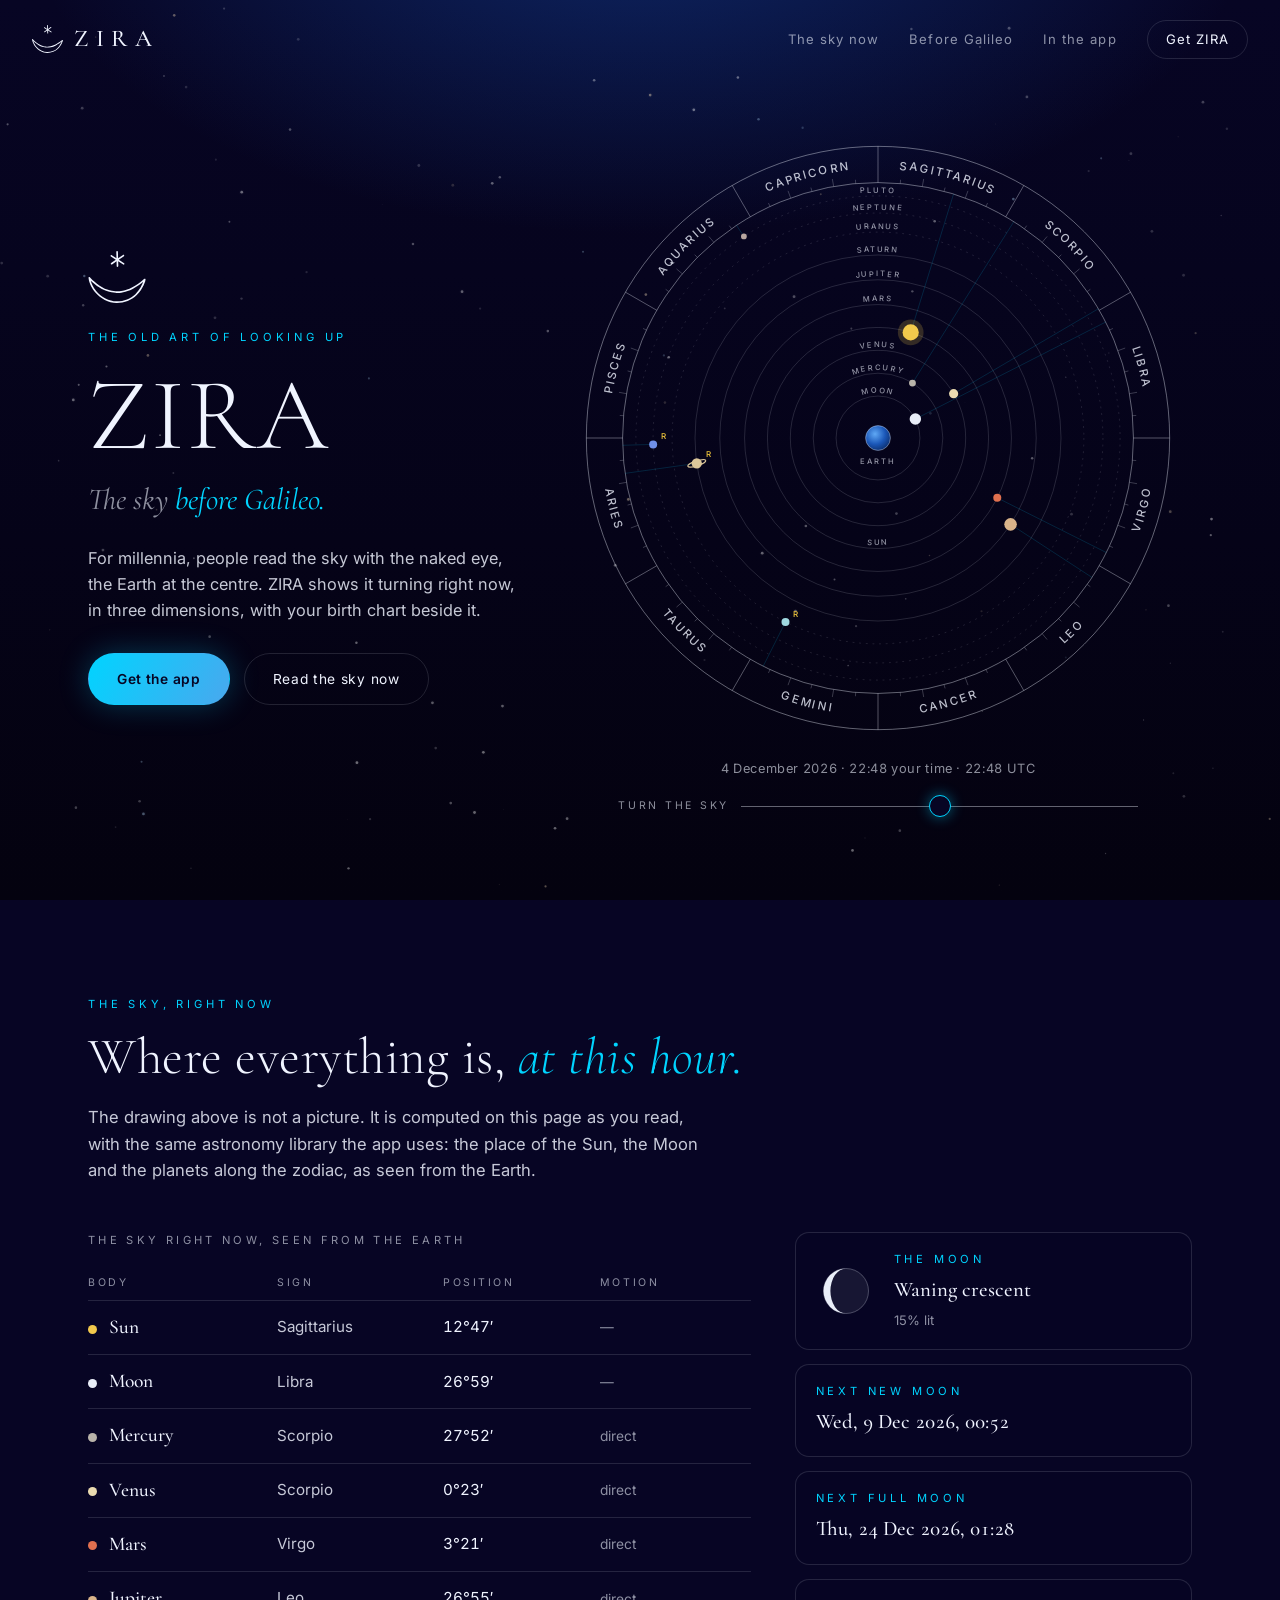
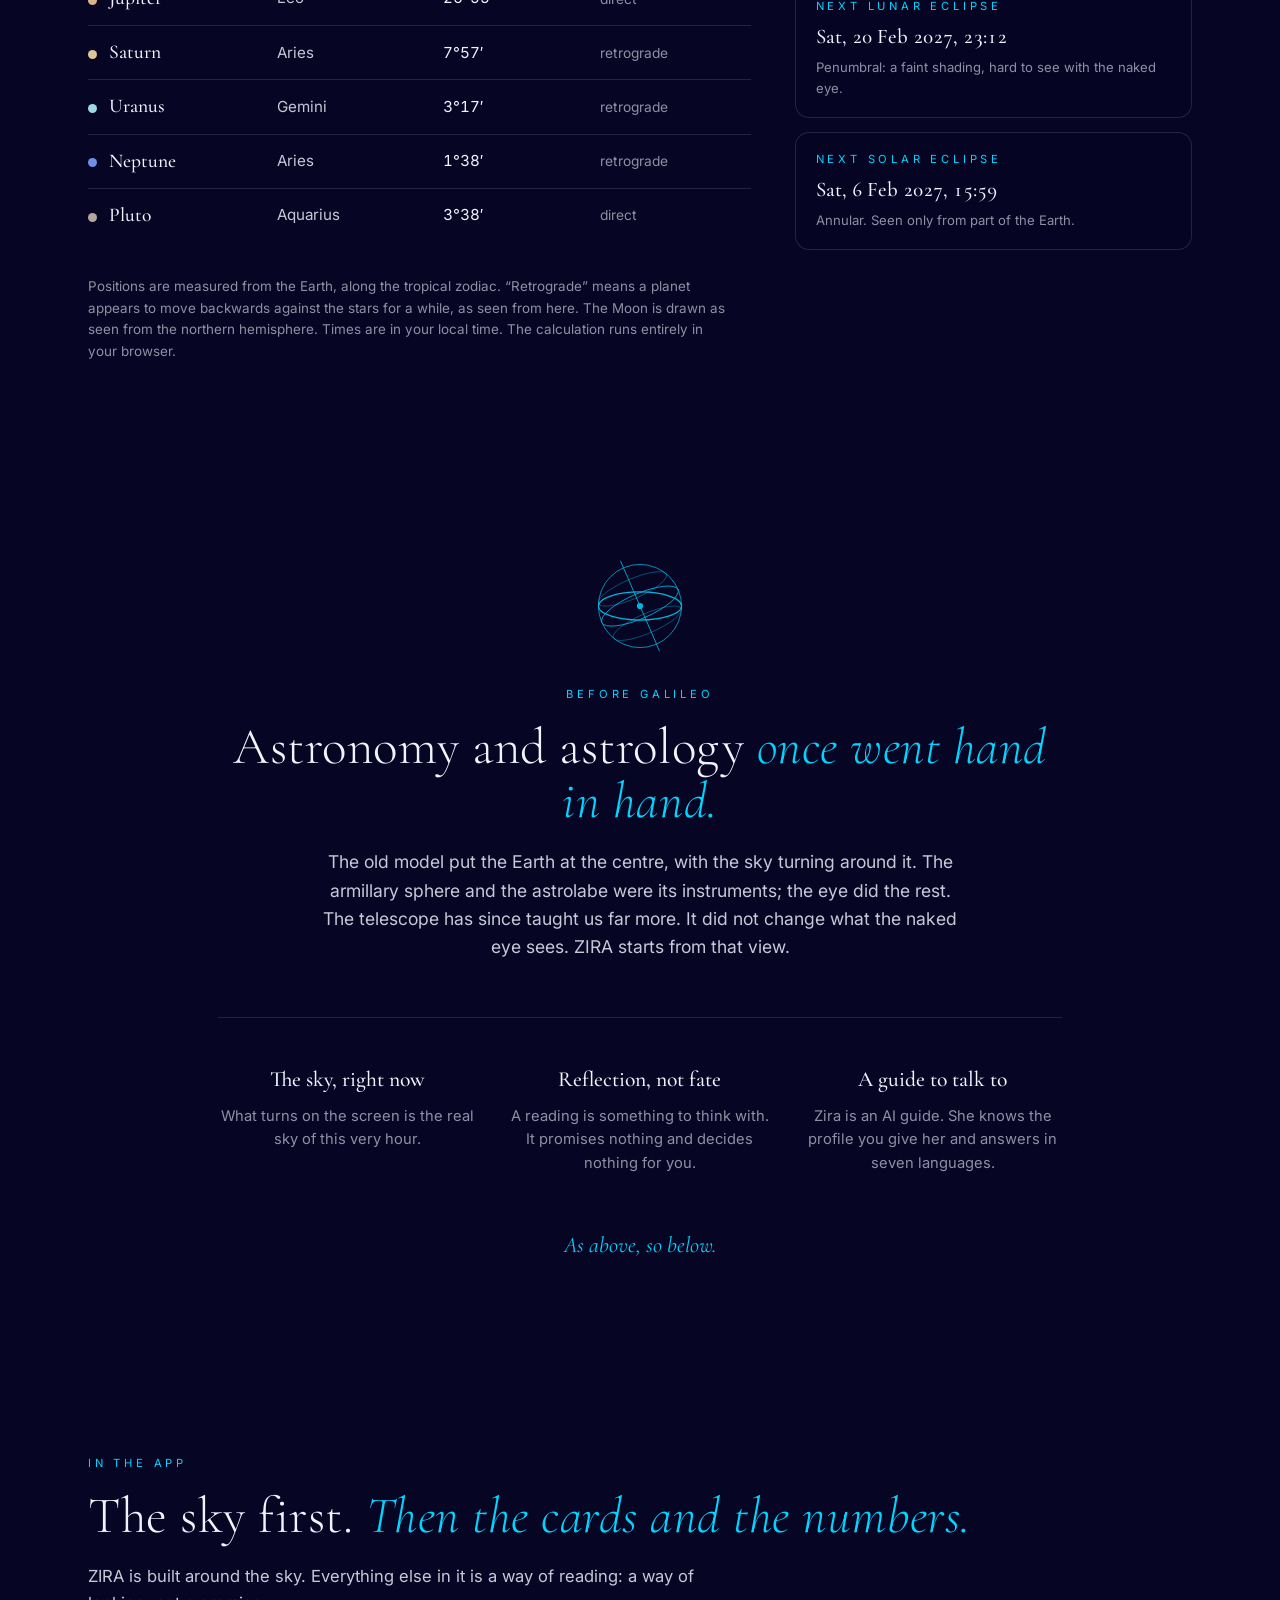
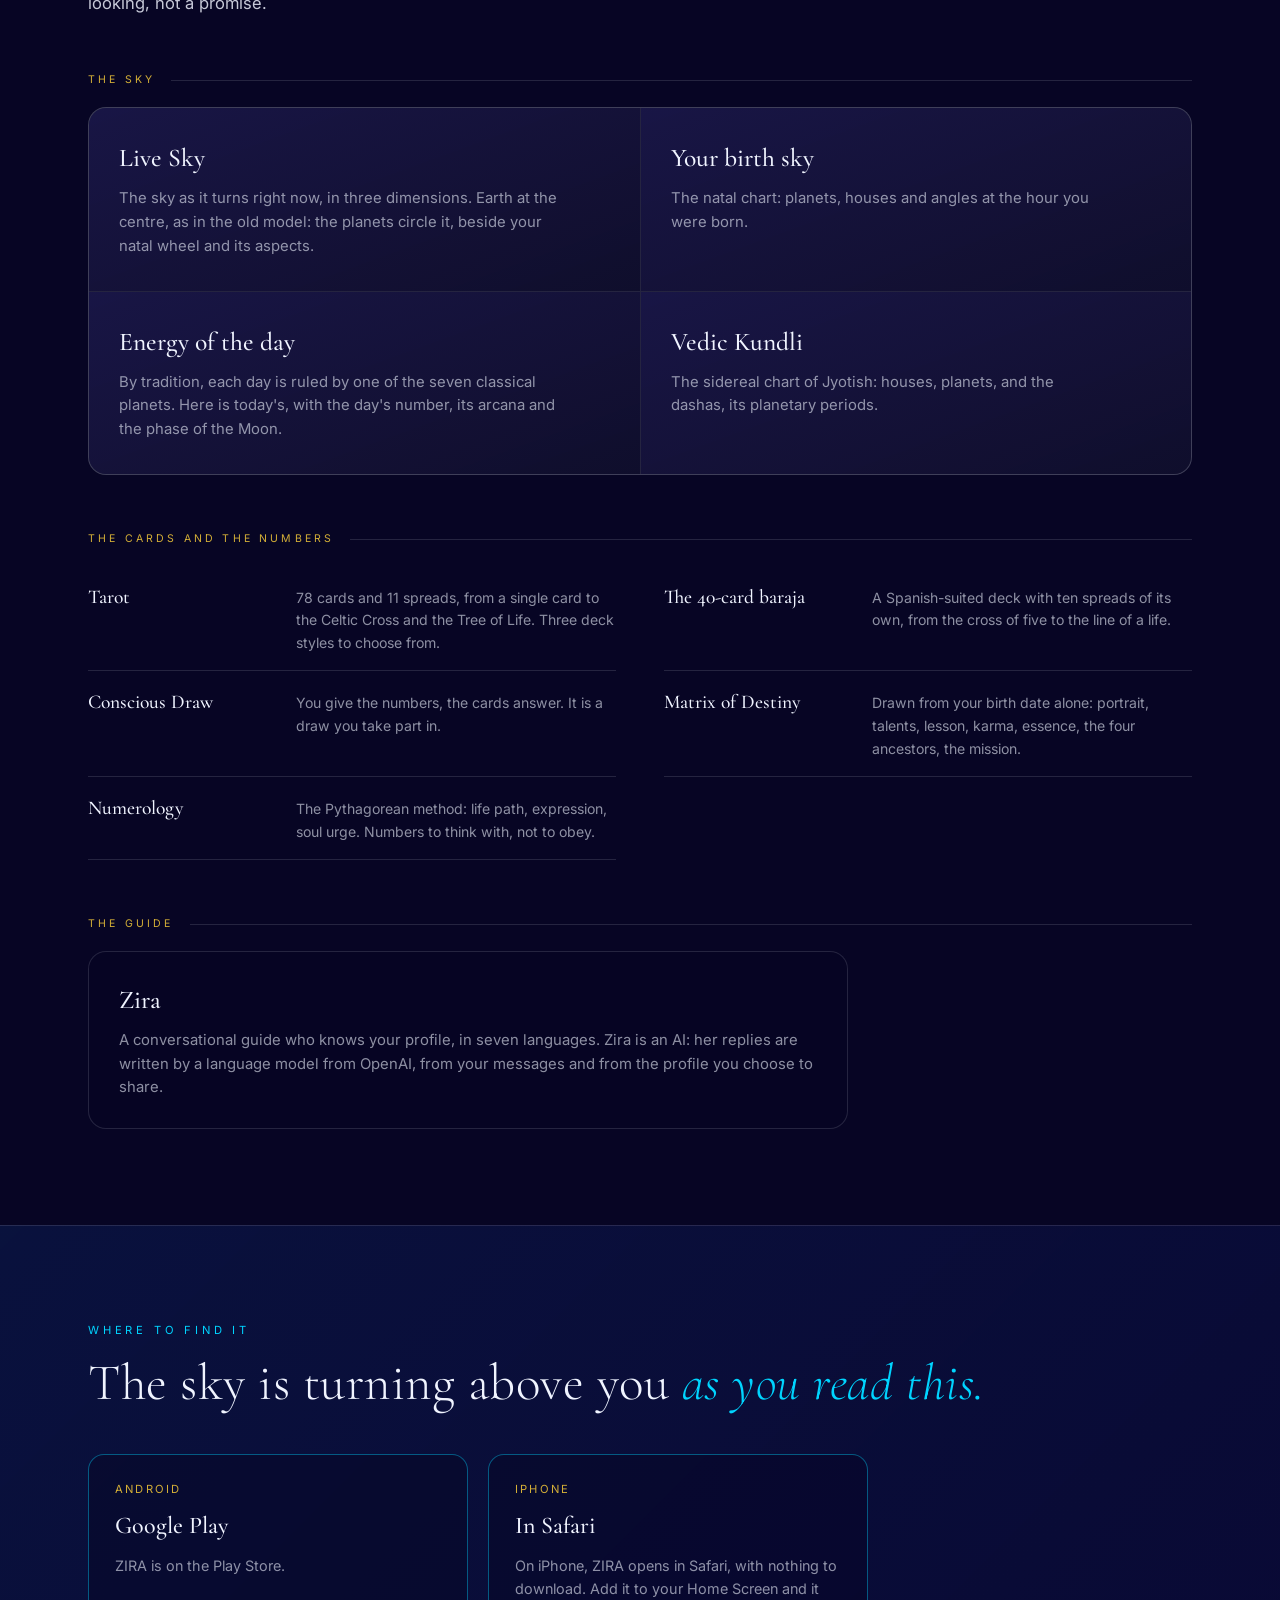
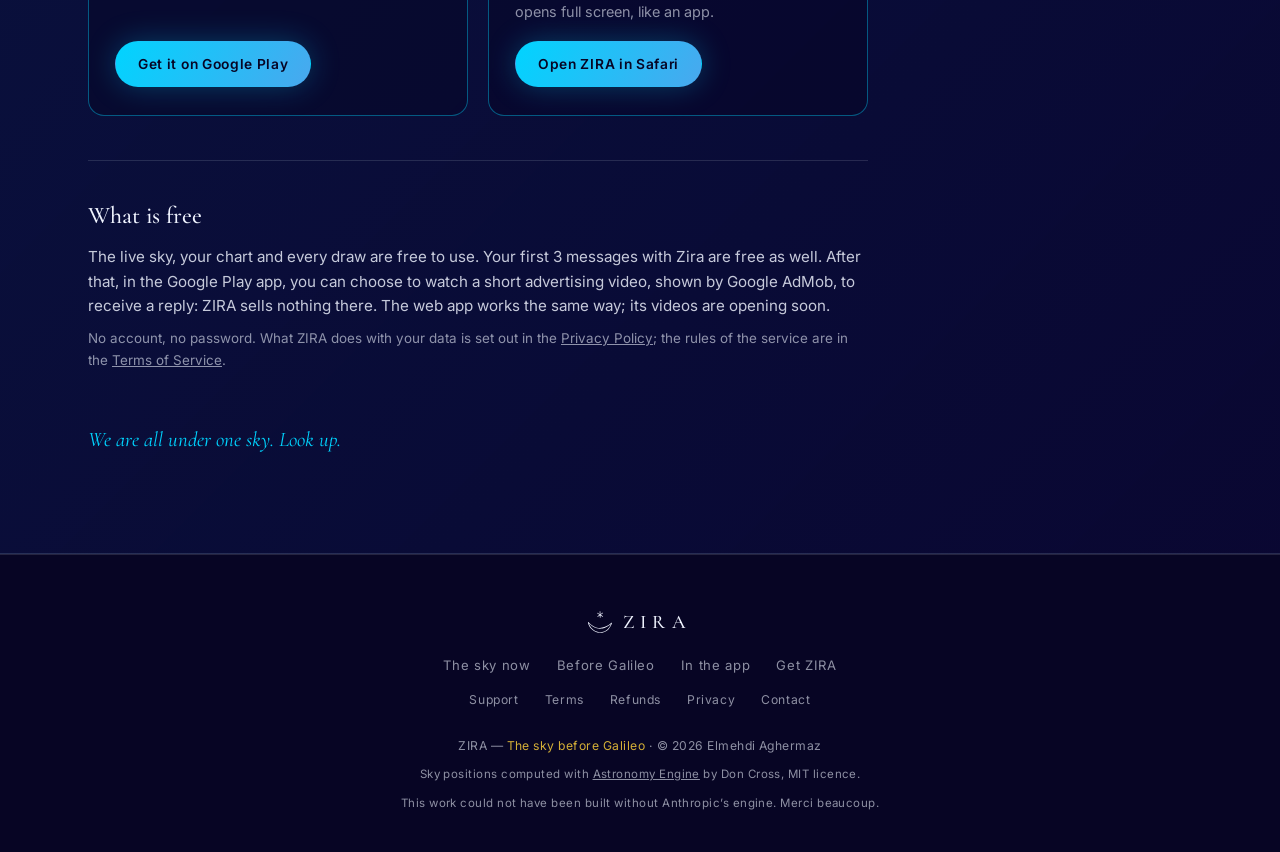
<file: index.html>
<!DOCTYPE html>
<html lang="en">
<head>
<meta charset="UTF-8">
<meta name="viewport" content="width=device-width, initial-scale=1.0">
<meta name="google-adsense-account" content="ca-pub-2209145321987898">
<title>ZIRA — The sky before Galileo</title>
<meta name="description" content="ZIRA shows the sky as it turns right now: the Sun, the Moon and the planets around the Earth, in three dimensions, with your birth chart beside it.">
<meta property="og:title" content="ZIRA — The sky before Galileo">
<meta property="og:description" content="People read the sky with the naked eye for millennia. ZIRA shows it turning right now, with your birth chart beside it.">
<meta property="og:type" content="website">
<meta property="og:url" content="https://tryzira.com/">

<!-- L'image de partage doit etre une URL ABSOLUE et matricielle : aucun
     moissonneur social ne suit un data-URI ni un chemin relatif. Le ?v=2
     date du changement de devise : les reseaux gardent l'image en cache par
     adresse. -->
<meta property="og:image" content="https://tryzira.com/og-image.png?v=2">
<meta property="og:image:width" content="1200">
<meta property="og:image:height" content="630">
<meta property="og:image:alt" content="The ZIRA mark under a night sky — The sky before Galileo.">
<meta name="twitter:card" content="summary_large_image">

<!-- La favicone porte le CROISSANT SEUL, pas le sigle entier : sous ~26 px
     l'etoile se reduit a une poussiere. Le sigle entier reste sur l'icone
     Apple, qui fait 180. -->
<link rel="icon" href="/favicon.svg" type="image/svg+xml">
<link rel="icon" href="/favicon.png" sizes="48x48" type="image/png">
<link rel="apple-touch-icon" href="/apple-touch-icon.png">
<meta name="theme-color" content="#070524">
<link rel="preconnect" href="https://fonts.googleapis.com">
<link rel="preconnect" href="https://fonts.gstatic.com" crossorigin>
<link href="https://fonts.googleapis.com/css2?family=Cormorant+Garamond:ital,wght@0,300;0,500;1,300;1,400&family=Inter:wght@400;500;600&display=swap" rel="stylesheet">
<!--
  RECONSTRUITE LE 2026-10-11 — « ZIRA : The sky before Galileo » (owner).
  Premiere pierre de la nouvelle identite, celle qu'on presente a Apple.

  CE QUE LA PAGE EST. Elle ne MONTRE plus l'app par des captures : elle
  montre le CIEL. L'ouverture est un instrument vivant — la Terre au centre,
  le Soleil, la Lune et les planetes la ou ils sont a cette minute le long du
  zodiaque — calcule dans le navigateur par astronomy-engine, la bibliotheque
  de l'app (vendor/, licence MIT), et dessine par ciel.js. Dessous : le
  releve chiffre, la Lune, les prochaines lunaisons et eclipses.

  LES REGLES, a relire avant toute retouche :
  1. Le ciel est le sujet. Les tirages et les nombres viennent apres, dits
     tels qu'ils sont ; le guide Zira vient en dernier et il est dit IA.
     Rien n'est cache : les regles d'Apple (2.3.1) interdisent autant de
     taire une fonction que d'en promettre une.
  2. La page ne dit que ce que l'app fait AUJOURD'HUI, et aucun prix : plus
     rien ne se vend hors des stores (l'ancien bloc de prix en euros
     annoncait un achat qui n'existait nulle part).
  3. « Avant Galilee » est un heritage, jamais un refus de la science :
     aucune date, aucun « premier », aucun compte de planetes.
  4. Plus aucune identite de terroir : ni origine du nom, ni ecriture, ni
     region. Les mentions LEGALES du pays restent dans terms/ et privacy/.
  5. Ce que la page ne peut pas savoir, elle ne le dit pas : lever, coucher,
     « au-dessus de vous » dependent du lieu du visiteur.
  6. Aucune image : tout est dessine dans la page. Les signes et les astres
     sont ecrits en lettres — leurs glyphes deviennent des emojis de couleur
     sur les telephones.
  Le fond, Cormorant, le sigle et le ciel etoile sont la marque : ils restent.
-->
<style>
  :root{
    --midnight:#0F0B4A;
    --royal:#1447A5;
    --cyan:#00D4FF;
    --gold:#D4AF37;
    --offwhite:#F0F4FF;
    --deep:#070524;
    --ink:rgba(240,244,255,.82);
    --ink-soft:rgba(240,244,255,.58);
    --line:rgba(240,244,255,.13);
    --display:'Cormorant Garamond',Georgia,serif;
    --body:'Inter',system-ui,sans-serif;
  }
  *{margin:0;padding:0;box-sizing:border-box}
  html{scroll-behavior:smooth;scroll-padding-top:72px}
  body{font-family:var(--body);background:var(--deep);color:var(--ink);line-height:1.6;overflow-x:hidden;-webkit-font-smoothing:antialiased}
  a{color:inherit}
  :focus-visible{outline:2px solid var(--cyan);outline-offset:3px;border-radius:4px}
  .evitement{position:absolute;left:12px;top:-60px;z-index:100;background:var(--offwhite);color:var(--deep);padding:10px 16px;border-radius:8px;font-size:.86rem;text-decoration:none}
  .evitement:focus{top:12px}

  .sky{position:fixed;inset:0;z-index:-2;
    background:
      radial-gradient(ellipse 80% 60% at 50% -10%, rgba(20,71,165,.5), transparent 60%),
      linear-gradient(180deg, var(--deep), #050318 60%, #04020f);}
  #skyfield{position:fixed;inset:0;z-index:-1;pointer-events:none;width:100%;height:100%}

  .wrap{max-width:1160px;margin:0 auto;padding:0 28px;position:relative}
  .mark{display:inline-block;vertical-align:middle;width:31px;height:28px;color:var(--offwhite)}

  /* ── Menu ── */
  nav{position:fixed;top:0;left:0;right:0;z-index:50;display:flex;justify-content:space-between;align-items:center;
    padding:20px 32px;transition:padding .4s ease, background .4s ease}
  nav.scrolled{padding:12px 32px;background:rgba(5,3,24,.78);-webkit-backdrop-filter:blur(14px);backdrop-filter:blur(14px);border-bottom:1px solid var(--line)}
  .logo{font-family:var(--display);font-size:1.5rem;letter-spacing:.32em;font-weight:500;color:var(--offwhite);
    text-decoration:none;display:flex;align-items:center;gap:11px}
  .navlinks{display:flex;gap:30px;align-items:center}
  .navlinks a{color:var(--ink-soft);text-decoration:none;font-size:.82rem;letter-spacing:.08em;white-space:nowrap;transition:color .3s}
  .navlinks a:hover{color:var(--cyan)}
  .nav-cta{border:1px solid var(--line);padding:8px 18px;border-radius:40px;color:var(--offwhite)!important}
  .nav-cta:hover{border-color:var(--cyan)}
  .burger{display:none;background:none;border:0;color:var(--offwhite);font-size:1.4rem;cursor:pointer;padding:10px 12px}

  /* ── Ouverture : la devise a gauche, l'instrument a droite ── */
  .hero{max-width:1160px;margin:0 auto;min-height:100vh;min-height:100svh;padding:104px 28px 48px;
    display:grid;grid-template-columns:minmax(0,.82fr) minmax(0,1.18fr);gap:40px;align-items:center}
  .hero-texte{display:flex;flex-direction:column;align-items:flex-start}
  .sigil{display:block;width:58px;height:52px;color:var(--offwhite);margin-bottom:26px}
  .eyebrow,.kicker,.etiquette{font-size:.7rem;letter-spacing:.34em;text-transform:uppercase;color:var(--cyan)}
  .eyebrow{margin-bottom:20px}
  h1{font-family:var(--display);font-weight:300;font-size:clamp(3.6rem,8vw,6.4rem);line-height:.95;letter-spacing:.02em;color:var(--offwhite)}
  .tagline{font-family:var(--display);font-style:italic;font-size:clamp(1.3rem,2.6vw,1.9rem);color:var(--ink-soft);margin:12px 0 20px}
  .tagline em{color:var(--cyan)}
  .sub{max-width:460px;font-size:1.02rem;margin-bottom:30px}
  .cta-row{display:flex;gap:14px;flex-wrap:wrap}
  .btn{padding:14px 28px;border-radius:44px;font-size:.86rem;letter-spacing:.05em;text-decoration:none;
    transition:transform .3s, box-shadow .3s, border-color .3s, background .3s;border:1px solid transparent;display:inline-flex;align-items:center;gap:10px}
  .btn-primary{background:linear-gradient(120deg,var(--cyan),#49A8EE);color:var(--deep);font-weight:600;box-shadow:0 0 30px rgba(0,212,255,.26)}
  .btn-primary:hover{transform:translateY(-2px);box-shadow:0 8px 40px rgba(0,212,255,.45)}
  .btn-ghost{border-color:var(--line);color:var(--offwhite)}
  .btn-ghost:hover{border-color:var(--cyan);background:rgba(0,212,255,.06)}

  /* ── L'instrument ── */
  .instrument{margin:0;min-width:0}
  .instrument svg{display:block;width:100%;height:auto;max-width:610px;margin:0 auto;overflow:visible}
  .i-orbe{fill:none;stroke:rgba(240,244,255,.15);stroke-width:1}
  .i-orbe.tard{stroke:rgba(240,244,255,.13);stroke-dasharray:2 5}
  .i-bande{fill:none;stroke:rgba(240,244,255,.42);stroke-width:1}
  .i-div{stroke:rgba(240,244,255,.36);stroke-width:1}
  .i-tic{stroke:rgba(240,244,255,.24);stroke-width:1}
  .i-signe{font:500 12px var(--body);letter-spacing:.2em;fill:rgba(240,244,255,.78)}
  .i-nom{font:500 8px var(--body);letter-spacing:.24em;fill:rgba(240,244,255,.6)}
  .i-centre{fill:rgba(240,244,255,.6)}
  .i-terre-bord{fill:none;stroke:rgba(240,244,255,.5);stroke-width:.8}
  .i-rayon{stroke:rgba(0,212,255,.17);stroke-width:1}
  .i-halo{fill:none;stroke:var(--cyan);stroke-width:1.2;opacity:0;transition:opacity .25s}
  .i-retro{font:600 8.5px var(--body);fill:var(--gold)}
  .astre.actif .i-halo{opacity:.95}
  .astre.actif .i-rayon{stroke:rgba(0,212,255,.75)}
  svg.etroit .i-signe{font-size:19px;letter-spacing:.1em}
  svg.etroit .i-noms{display:none}
  svg.etroit .i-retro{font-size:14px}
  svg.etroit .i-centre{font-size:12px}
  .quand{font-size:.8rem;letter-spacing:.05em;color:var(--ink-soft);text-align:center;margin-top:16px;min-height:1.4em;font-variant-numeric:tabular-nums}
  .temps{display:none;align-items:center;gap:12px;max-width:520px;margin:10px auto 0}
  .ciel-vivant .temps{display:flex}
  .temps label{font-size:.66rem;letter-spacing:.26em;text-transform:uppercase;color:var(--ink-soft);white-space:nowrap}
  .temps input{flex:1;min-width:0;-webkit-appearance:none;appearance:none;height:34px;background:transparent;cursor:ew-resize}
  .temps input::-webkit-slider-runnable-track{height:1px;background:rgba(240,244,255,.4)}
  .temps input::-moz-range-track{height:1px;background:rgba(240,244,255,.4)}
  .temps input::-webkit-slider-thumb{-webkit-appearance:none;width:22px;height:22px;border-radius:50%;background:var(--deep);
    border:1.5px solid var(--cyan);margin-top:-11px;box-shadow:0 0 14px rgba(0,212,255,.45)}
  .temps input::-moz-range-thumb{width:20px;height:20px;border-radius:50%;background:var(--deep);border:1.5px solid var(--cyan)}
  .temps button{font:500 .7rem var(--body);letter-spacing:.14em;text-transform:uppercase;color:var(--offwhite);background:none;
    border:1px solid var(--line);border-radius:30px;padding:7px 14px;cursor:pointer}
  .temps button:hover{border-color:var(--cyan)}

  /* ── Sections ── */
  section{padding:96px 0;position:relative}
  .kicker{display:block;margin-bottom:16px}
  h2{font-family:var(--display);font-weight:300;font-size:clamp(2rem,4.4vw,3.2rem);line-height:1.06;color:var(--offwhite);margin-bottom:20px;letter-spacing:.01em}
  h2 em{font-style:italic;color:var(--cyan)}
  .lead{font-size:1.04rem;max-width:620px}
  .fine{font-size:.84rem;color:var(--ink-soft);max-width:640px;margin-top:26px}

  /* Le releve et l'almanach */
  .lecture{display:grid;grid-template-columns:minmax(0,1.25fr) minmax(0,.75fr);gap:44px;margin-top:48px;align-items:start}
  .releve{width:100%;border-collapse:collapse;font-size:.95rem}
  .releve caption{text-align:left;font-size:.7rem;letter-spacing:.3em;text-transform:uppercase;color:var(--ink-soft);padding-bottom:14px}
  .releve th,.releve td{text-align:left;padding:11px 10px 11px 0;border-top:1px solid var(--line);font-weight:400}
  .releve thead th{font-size:.66rem;letter-spacing:.24em;text-transform:uppercase;color:var(--ink-soft);border-top:0;padding-bottom:8px}
  .releve tbody th{font-family:var(--display);font-size:1.22rem;font-weight:500;color:var(--offwhite);white-space:nowrap}
  .releve tbody tr{transition:background .2s}
  .releve tbody tr.actif{background:rgba(0,212,255,.07)}
  .releve .chiffres{font-variant-numeric:tabular-nums;color:var(--offwhite)}
  .releve .retro{color:var(--gold)}
  /* La colonne « Motion » disparait sur un petit ecran : la marque R prend le relais. */
  .marque-retro{display:none;color:var(--gold);font-weight:600;text-decoration:none;margin-left:6px}
  .releve td:last-child{color:var(--ink-soft);font-size:.86rem}
  .pastille{display:inline-block;width:9px;height:9px;border-radius:50%;margin-right:12px;vertical-align:middle}
  /* Sans le calcul, les cartes n'auraient qu'un tiret a montrer. */
  .almanach{display:none;gap:14px}
  .ciel-vivant .almanach{display:grid}
  .carte{border:1px solid var(--line);border-radius:14px;padding:18px 20px;background:rgba(7,5,36,.45);display:flex;flex-direction:column;gap:4px}
  .carte strong{font-family:var(--display);font-size:1.3rem;font-weight:500;color:var(--offwhite);font-variant-numeric:tabular-nums}
  .carte .petit{font-size:.82rem;color:var(--ink-soft)}
  .carte.lune{flex-direction:row;align-items:center;gap:18px}
  .carte.lune > div{display:flex;flex-direction:column;gap:4px}
  .lune-ombre{fill:rgba(240,244,255,.07);stroke:rgba(240,244,255,.3);stroke-width:.6}
  .lune-claire{fill:#E9EEF8}

  /* L'histoire */
  .story .wrap{max-width:900px;text-align:center}
  .armille{display:block;width:104px;height:104px;margin:0 auto 28px;color:var(--cyan);opacity:.85;
    fill:none;stroke:currentColor;stroke-width:1.5;stroke-linecap:round}
  .story .recit{font-size:1.1rem;max-width:640px;margin:0 auto}
  .principes{display:grid;grid-template-columns:repeat(3,minmax(0,1fr));gap:34px;margin-top:56px;padding-top:44px;border-top:1px solid var(--line)}
  .principes h3{font-family:var(--display);font-size:1.35rem;color:var(--offwhite);margin-bottom:8px;font-weight:500}
  .principes p{font-size:.92rem;color:var(--ink-soft)}
  .signature{font-family:var(--display);font-style:italic;font-size:1.4rem;color:var(--cyan);margin-top:52px}

  /* Dans l'app : le ciel d'abord, en grand ; le reste ensuite, en liste */
  .rang{font-size:.66rem;letter-spacing:.3em;text-transform:uppercase;color:var(--gold);margin:56px 0 18px;display:flex;align-items:center;gap:16px}
  .rang::after{content:"";flex:1;height:1px;background:var(--line)}
  .du-ciel{display:grid;grid-template-columns:repeat(2,minmax(0,1fr));gap:1px;background:var(--line);border:1px solid var(--line);border-radius:18px;overflow:hidden}
  .du-ciel > div{background:linear-gradient(160deg,rgba(15,11,74,.55),rgba(7,5,36,.7));padding:30px 30px 32px}
  .du-ciel h3{font-family:var(--display);font-size:1.6rem;font-weight:500;color:var(--offwhite);margin-bottom:8px}
  .du-ciel p{font-size:.93rem;color:var(--ink-soft);max-width:440px}
  .des-arts{display:grid;grid-template-columns:repeat(2,minmax(0,1fr));gap:0 48px}
  .des-arts > div{display:grid;grid-template-columns:minmax(0,190px) minmax(0,1fr);gap:18px;padding:16px 0;border-bottom:1px solid var(--line);align-items:baseline}
  .des-arts dt{font-family:var(--display);font-size:1.22rem;font-weight:500;color:var(--offwhite)}
  .des-arts dd{font-size:.88rem;color:var(--ink-soft)}
  .le-guide{border:1px solid var(--line);border-radius:18px;padding:28px 30px;background:rgba(7,5,36,.45);max-width:760px}
  .le-guide h3{font-family:var(--display);font-size:1.6rem;font-weight:500;color:var(--offwhite);margin-bottom:8px}
  .le-guide p{font-size:.93rem;color:var(--ink-soft)}

  /* Ou le trouver */
  .band{background:linear-gradient(135deg,rgba(20,71,165,.2),rgba(15,11,74,.38));border-top:1px solid var(--line);border-bottom:1px solid var(--line)}
  .portes{display:grid;grid-template-columns:repeat(2,minmax(0,1fr));gap:20px;margin-top:44px;max-width:780px}
  .porte{border:1px solid var(--line);border-radius:16px;padding:26px 26px 28px;background:rgba(7,5,36,.45);display:flex;flex-direction:column;align-items:flex-start;gap:8px}
  .porte.ouverte{border-color:rgba(0,212,255,.4)}
  .porte .etiquette{color:var(--gold);letter-spacing:.2em}
  .porte h3{font-family:var(--display);font-size:1.5rem;color:var(--offwhite);font-weight:500}
  .porte p{font-size:.9rem;color:var(--ink-soft);flex:1}
  .porte .btn{margin-top:10px;padding:11px 22px}
  .etat{font-size:.72rem;letter-spacing:.14em;text-transform:uppercase;color:var(--ink-soft);border:1px solid var(--line);padding:6px 14px;border-radius:30px;margin-top:10px}
  .gratuit{margin-top:44px;padding-top:36px;border-top:1px solid var(--line);max-width:780px}
  .gratuit h3{font-family:var(--display);font-size:1.5rem;color:var(--offwhite);font-weight:500;margin-bottom:10px}
  .gratuit p{font-size:.95rem}
  .gratuit p + p{margin-top:10px;font-size:.84rem;color:var(--ink-soft)}
  .sky-line{font-family:var(--display);font-style:italic;font-size:1.3rem;color:var(--cyan);margin-top:52px}

  footer{border-top:1px solid var(--line);padding:52px 0 40px;text-align:center}
  footer .logo{font-size:1.2rem;display:inline-flex;margin:0 auto 18px;justify-content:center}
  footer .mark{width:24px;height:22px}
  .foot-links{display:flex;gap:10px 26px;justify-content:center;flex-wrap:wrap;margin-bottom:14px}
  .foot-links a{color:var(--ink-soft);text-decoration:none;font-size:.82rem;letter-spacing:.05em;transition:color .3s}
  .foot-links a:hover{color:var(--cyan)}
  .foot-links.legal{margin-bottom:26px}
  .foot-links.legal a{font-size:.76rem}
  .copy{font-size:.76rem;color:var(--ink-soft);letter-spacing:.04em}
  .copy .devise{color:var(--gold)}
  /* Lignes de credit : elles creditent, elles ne reclament pas le regard. */
  .thanks{font-size:.72rem;color:var(--ink-soft);letter-spacing:.04em;margin-top:10px}
  .thanks a{color:inherit}

  /* L'entree en scene de l'ouverture — rien d'autre ne depend d'une animation
     pour etre visible (une section restee a opacite 0 a deja laisse un vide
     sur les petits ecrans). */
  .monte{opacity:0;transform:translateY(18px);animation:rise .9s forwards}
  .d1{animation-delay:.1s}.d2{animation-delay:.2s}.d3{animation-delay:.3s}.d4{animation-delay:.4s}.d5{animation-delay:.5s}
  @keyframes rise{to{opacity:1;transform:translateY(0)}}

  @media(max-width:960px){
    .hero{grid-template-columns:1fr;min-height:0;padding:104px 24px 40px;gap:36px;text-align:center}
    .hero-texte{align-items:center}
    .sub{margin-left:auto;margin-right:auto}
    .cta-row{justify-content:center}
    .lecture{grid-template-columns:1fr}
    .almanach{grid-template-columns:repeat(2,minmax(0,1fr))}
    .carte.lune{grid-column:1/-1}
    .des-arts{grid-template-columns:1fr}
  }
  @media(max-width:720px){
    .navlinks{position:fixed;top:0;right:0;left:auto;height:100vh;height:100dvh;width:74%;max-width:320px;z-index:55;
      background:rgba(5,3,24,.97);-webkit-backdrop-filter:blur(20px);backdrop-filter:blur(20px);
      flex-direction:column;justify-content:center;gap:30px;transform:translateX(100%);visibility:hidden;
      transition:transform .4s,visibility 0s .4s;border-left:1px solid var(--line)}
    .navlinks.open{transform:none;visibility:visible;transition:transform .4s}
    .burger{display:block;z-index:60}
    nav,nav.scrolled{padding-left:20px;padding-right:20px}
    section{padding:72px 0}
    .wrap{padding:0 22px}
    .principes,.du-ciel,.portes{grid-template-columns:1fr}
    .principes{gap:26px}
    .des-arts > div{grid-template-columns:1fr;gap:4px}
    .temps{flex-wrap:wrap;justify-content:center}
    .temps input{flex:1 1 100%;order:3}
  }
  @media(max-width:480px){
    .almanach{grid-template-columns:1fr}
    .releve{font-size:.9rem}
    .releve th,.releve td{padding-right:6px}
    .releve tbody th{font-size:1.1rem}
    .releve thead th:nth-child(4),.releve tbody td:nth-child(4){display:none}
    .marque-retro{display:inline}
    .pastille{margin-right:8px}
  }
  @media (prefers-reduced-motion: reduce){
    html{scroll-behavior:auto}
    *,*::before,*::after{animation:none!important;transition:none!important}
    .monte{opacity:1;transform:none}
  }
</style>
</head>
<body>
<!-- Le sigle, declare UNE fois ; les <use> de la page y renvoient. -->
<svg width="0" height="0" style="position:absolute" aria-hidden="true" focusable="false">
  <symbol id="zira-mark" viewBox="-0.26 0.00 348.85 315.68">
    <path fill="currentColor" fill-rule="nonzero" d="M14.38 180.31C19.22 195.96 28.88 219.53 47.37 242.21C78.00 279.80 126.51 304.70 170.94 305.64C212.95 306.52 256.84 289.75 285.46 261.83C311.76 236.18 326.38 205.10 333.29 186.90C316.93 199.93 296.61 216.00 268.94 230.14C224.45 252.89 186.33 254.71 172.00 254.43C153.78 254.09 106.66 249.95 62.75 219.07C51.27 211.00 29.41 194.38 14.38 180.31ZM174.12 315.68C172.99 315.68 171.86 315.67 170.73 315.64C123.49 314.63 72.02 288.29 39.62 248.53C6.31 207.67 0.29 165.23 0.04 163.44C-0.26 161.14 1.05 158.93 3.22 158.10C5.39 157.28 7.84 158.05 9.14 159.97C17.22 171.92 49.34 197.42 68.50 210.89C110.16 240.18 154.89 244.11 172.19 244.44C185.76 244.69 221.91 242.95 264.39 221.24C291.58 207.34 311.66 191.35 327.79 178.50C332.18 175.01 336.33 171.70 340.21 168.78C341.90 167.50 344.22 167.43 345.98 168.60C347.75 169.77 348.59 171.92 348.07 173.98C347.52 176.18 334.13 228.32 292.45 268.99C262.75 297.96 217.69 315.68 174.12 315.68Z"/>
    <path fill="currentColor" fill-rule="nonzero" d="M217.17 74.13L184.86 53.27L215.91 32.02C218.19 30.46 218.77 27.35 217.21 25.07C215.66 22.79 212.54 22.21 210.26 23.77L180.59 44.07L179.53 4.86C179.45 2.15 177.23 0.00 174.53 0.00C174.49 0.00 174.44 0.00 174.39 0.00C171.63 0.08 169.46 2.38 169.53 5.14L170.59 44.05L142.17 25.70C139.85 24.20 136.76 24.87 135.26 27.19C133.76 29.51 134.43 32.60 136.75 34.10L166.80 53.51L137.93 73.26C135.65 74.82 135.07 77.93 136.63 80.21C137.60 81.63 139.16 82.39 140.76 82.39C141.73 82.39 142.71 82.11 143.58 81.52L171.10 62.69L171.90 92.02C171.97 94.73 174.19 96.88 176.89 96.88C176.94 96.88 176.98 96.88 177.03 96.88C179.79 96.80 181.97 94.50 181.89 91.74L181.10 62.74L211.75 82.53C212.59 83.07 213.53 83.33 214.46 83.33C216.10 83.33 217.70 82.52 218.66 81.04C220.16 78.72 219.49 75.63 217.17 74.13Z"/>
  </symbol>
</svg>

<a class="evitement" href="#contenu">Skip to content</a>
<div class="sky"></div>
<canvas id="skyfield" aria-hidden="true"></canvas>

<nav id="nav">
  <a href="#top" class="logo">
    <svg class="mark" role="img" aria-label="ZIRA"><use href="#zira-mark"/></svg>
    ZIRA
  </a>
  <div class="navlinks" id="menu">
    <a href="#sky">The sky now</a>
    <a href="#story">Before Galileo</a>
    <a href="#app">In the app</a>
    <a href="#get" class="nav-cta">Get ZIRA</a>
  </div>
  <button class="burger" id="burger" aria-label="Menu" aria-expanded="false" aria-controls="menu">☰</button>
</nav>

<main id="contenu">
<header class="hero" id="top">
  <div class="hero-texte">
    <svg class="sigil monte" viewBox="-0.26 0.00 348.85 315.68" aria-hidden="true"><use href="#zira-mark"/></svg>
    <span class="eyebrow monte d1">The old art of looking up</span>
    <h1 class="monte d2">ZIRA</h1>
    <p class="tagline monte d3">The sky <em>before Galileo.</em></p>
    <p class="sub monte d4">For millennia, people read the sky with the naked eye, the Earth at the centre. ZIRA shows it turning right now, in three dimensions, with your birth chart beside it.</p>
    <div class="cta-row monte d5">
      <!-- « Get the app » (owner, 2026-10-25) : UN bouton pour les deux
           téléphones. Android → la fiche Google Play ; iPhone/iPad → ZIRA
           dans Safari (/app/). Ailleurs, ou sans JavaScript, il descend à
           « Where to find it », qui montre les deux portes. -->
      <a href="#get" class="btn btn-primary" id="obtenir-app">Get the app</a>
      <a href="#sky" class="btn btn-ghost">Read the sky now</a>
    </div>
    <script>
      (function () {
        var a = document.getElementById('obtenir-app');
        if (!a) return;
        var ua = navigator.userAgent || '';
        // L'iPad récent se dit « Macintosh » : on le reconnaît au tactile.
        var ios = /iPhone|iPad|iPod/.test(ua) || (/Macintosh/.test(ua) && navigator.maxTouchPoints > 1);
        if (/Android/i.test(ua)) {
          a.href = 'https://play.google.com/store/apps/details?id=com.alhassan.ziraapp';
          a.target = '_blank';
          a.rel = 'noopener';
        } else if (ios) {
          a.href = '/app/';
        }
      })();
    </script>
  </div>

  <!-- L'instrument. Sans JavaScript, il reste la plaque nue : les astres et
       le releve demandent le calcul. ciel.js vide ce <svg> et le redessine. -->
  <figure class="instrument monte d3">
    <svg id="ciel-svg" viewBox="0 0 640 640" role="img" aria-labelledby="ciel-titre ciel-desc">
      <title id="ciel-titre">The sky as seen from the Earth: where the Sun, the Moon and the planets are along the zodiac</title>
      <desc id="ciel-desc">Earth at the centre, each body on its own sphere, the twelve signs of the zodiac around the rim. The table below gives the same positions in words.</desc>
      <circle cx="320" cy="320" r="306" class="i-bande"/><circle cx="320" cy="320" r="268" class="i-bande"/>
      <circle cx="320" cy="320" r="44" class="i-orbe"/><circle cx="320" cy="320" r="68" class="i-orbe"/><circle cx="320" cy="320" r="92" class="i-orbe"/>
      <circle cx="320" cy="320" r="116" class="i-orbe"/><circle cx="320" cy="320" r="140" class="i-orbe"/><circle cx="320" cy="320" r="166" class="i-orbe"/>
      <circle cx="320" cy="320" r="192" class="i-orbe"/><circle cx="320" cy="320" r="216" class="i-orbe tard"/><circle cx="320" cy="320" r="236" class="i-orbe tard"/>
      <circle cx="320" cy="320" r="254" class="i-orbe tard"/><circle cx="320" cy="320" r="13" fill="#1B57B8"/>
    </svg>
    <figcaption>
      <p class="quand" id="ciel-quand">The live positions are computed in your browser; they could not be computed here.</p>
      <div class="temps">
        <label for="ciel-temps">Turn the sky</label>
        <input type="range" id="ciel-temps" min="-360" max="360" step="1" value="0">
        <button type="button" id="ciel-maintenant" hidden>Now</button>
      </div>
    </figcaption>
  </figure>
</header>

<section id="sky">
  <div class="wrap">
    <span class="kicker">The sky, right now</span>
    <h2>Where everything is, <em>at this hour.</em></h2>
    <p class="lead">The drawing above is not a picture. It is computed on this page as you read, with the same astronomy library the app uses: the place of the Sun, the Moon and the planets along the zodiac, as seen from the Earth.</p>
    <div class="lecture">
      <table class="releve">
        <caption>The sky <span id="ciel-releve-titre">right now</span>, seen from the Earth</caption>
        <thead><tr><th scope="col">Body</th><th scope="col">Sign</th><th scope="col">Position</th><th scope="col">Motion</th></tr></thead>
        <tbody id="ciel-releve"><tr><td colspan="4">The live positions are computed in your browser; they could not be computed here.</td></tr></tbody>
      </table>
      <div class="almanach">
        <div class="carte lune">
          <svg viewBox="0 0 40 40" width="60" height="60" aria-hidden="true"><circle cx="20" cy="20" r="15" class="lune-ombre"/><path id="lune-dessin" class="lune-claire"/></svg>
          <div><span class="etiquette">The Moon</span><strong id="lune-phase">—</strong><span class="petit" id="lune-eclairee"></span></div>
        </div>
        <div class="carte"><span class="etiquette">Next new Moon</span><strong id="ev-nouvelle">—</strong></div>
        <div class="carte"><span class="etiquette">Next full Moon</span><strong id="ev-pleine">—</strong></div>
        <div class="carte"><span class="etiquette">Next lunar eclipse</span><strong id="ev-lunaire">—</strong><span class="petit" id="ev-lunaire-note"></span></div>
        <div class="carte"><span class="etiquette">Next solar eclipse</span><strong id="ev-solaire">—</strong><span class="petit" id="ev-solaire-note"></span></div>
      </div>
    </div>
    <p class="fine">Positions are measured from the Earth, along the tropical zodiac. “Retrograde” means a planet appears to move backwards against the stars for a while, as seen from here. The Moon is drawn as seen from the northern hemisphere. Times are in your local time. The calculation runs entirely in your browser.</p>
  </div>
</section>

<section class="story" id="story">
  <div class="wrap">
    <svg class="armille" viewBox="0 0 200 200" aria-hidden="true" focusable="false">
      <circle cx="100" cy="100" r="80"/>
      <g transform="rotate(-23.4 100 100)">
        <line x1="100" y1="6" x2="100" y2="194"/>
        <ellipse cx="100" cy="100" rx="80" ry="24"/>
        <ellipse cx="100" cy="64" rx="71.4" ry="19" opacity=".5"/>
        <ellipse cx="100" cy="136" rx="71.4" ry="19" opacity=".5"/>
      </g>
      <ellipse cx="100" cy="100" rx="80" ry="27" stroke-width="2.4"/>
      <circle cx="100" cy="100" r="6" fill="currentColor" stroke="none"/>
    </svg>
    <span class="kicker">Before Galileo</span>
    <h2>Astronomy and astrology <em>once went hand in hand.</em></h2>
    <p class="recit">The old model put the Earth at the centre, with the sky turning around it. The armillary sphere and the astrolabe were its instruments; the eye did the rest. The telescope has since taught us far more. It did not change what the naked eye sees. ZIRA starts from that view.</p>
    <div class="principes">
      <div><h3>The sky, right now</h3><p>What turns on the screen is the real sky of this very hour.</p></div>
      <div><h3>Reflection, not fate</h3><p>A reading is something to think with. It promises nothing and decides nothing for you.</p></div>
      <div><h3>A guide to talk to</h3><p>Zira is an AI guide. She knows the profile you give her and answers in seven languages.</p></div>
    </div>
    <p class="signature">As above, so below.</p>
  </div>
</section>

<section id="app">
  <span id="features"></span>
  <div class="wrap">
    <span class="kicker">In the app</span>
    <h2>The sky first. <em>Then the cards and the numbers.</em></h2>
    <p class="lead">ZIRA is built around the sky. Everything else in it is a way of reading: a way of looking, not a promise.</p>

    <p class="rang">The sky</p>
    <div class="du-ciel">
      <div><h3>Live Sky</h3><p>The sky as it turns right now, in three dimensions. Earth at the centre, as in the old model: the planets circle it, beside your natal wheel and its aspects.</p></div>
      <div><h3>Your birth sky</h3><p>The natal chart: planets, houses and angles at the hour you were born.</p></div>
      <div><h3>Energy of the day</h3><p>By tradition, each day is ruled by one of the seven classical planets. Here is today's, with the day's number, its arcana and the phase of the Moon.</p></div>
      <div><h3>Vedic Kundli</h3><p>The sidereal chart of Jyotish: houses, planets, and the dashas, its planetary periods.</p></div>
    </div>

    <p class="rang">The cards and the numbers</p>
    <dl class="des-arts">
      <div><dt>Tarot</dt><dd>78 cards and 11 spreads, from a single card to the Celtic Cross and the Tree of Life. Three deck styles to choose from.</dd></div>
      <div><dt>The 40-card baraja</dt><dd>A Spanish-suited deck with ten spreads of its own, from the cross of five to the line of a life.</dd></div>
      <div><dt>Conscious Draw</dt><dd>You give the numbers, the cards answer. It is a draw you take part in.</dd></div>
      <div><dt>Matrix of Destiny</dt><dd>Drawn from your birth date alone: portrait, talents, lesson, karma, essence, the four ancestors, the mission.</dd></div>
      <div><dt>Numerology</dt><dd>The Pythagorean method: life path, expression, soul urge. Numbers to think with, not to obey.</dd></div>
    </dl>

    <p class="rang">The guide</p>
    <div class="le-guide">
      <h3>Zira</h3>
      <p>A conversational guide who knows your profile, in seven languages. Zira is an AI: her replies are written by a language model from OpenAI, from your messages and from the profile you choose to share.</p>
    </div>
  </div>
</section>

<section class="band" id="get">
  <span id="where"></span>
  <div class="wrap">
    <span class="kicker">Where to find it</span>
    <h2>The sky is turning above you <em>as you read this.</em></h2>
    <div class="portes">
      <div class="porte ouverte">
        <span class="etiquette">Android</span>
        <h3>Google Play</h3>
        <p>ZIRA is on the Play Store.</p>
        <a class="btn btn-primary" href="https://play.google.com/store/apps/details?id=com.alhassan.ziraapp" target="_blank" rel="noopener">Get it on Google Play</a>
      </div>
      <!-- 2026-10-24, owner : l'iPhone passe par le navigateur, pas par
           l'App Store. /app/ = l'export `npm run export:web -- --pubs`
           (zira-v4-app/docs/WEB_PUBS.md). -->
      <div class="porte ouverte">
        <span class="etiquette">iPhone</span>
        <h3>In Safari</h3>
        <p>On iPhone, ZIRA opens in Safari, with nothing to download. Add it to your Home Screen and it opens full screen, like an app.</p>
        <a class="btn btn-primary" href="/app/">Open ZIRA in Safari</a>
      </div>
    </div>

    <!-- CE QUI EST GRATUIT — et aucun prix. Seules les reponses de Zira
         comptent des jetons (zira-ai/chat_v3.py) ; sur Google Play et dans la
         version navigateur rien ne se vend : une courte video publicitaire
         ouvre une reponse (privacy/). Les videos du navigateur s'allument
         depuis Render (WEB_PUBS_*) : tant qu'elles sont fermees, l'app dit
         « bientot ». L'ancre #pricing reste pour les liens des pages
         legales et de 404.html. -->
    <div class="gratuit" id="pricing">
      <h3>What is free</h3>
      <p>The live sky, your chart and every draw are free to use. Your first 3 messages with Zira are free as well. After that, in the Google Play app, you can choose to watch a short advertising video, shown by Google AdMob, to receive a reply: ZIRA sells nothing there. The web app works the same way; its videos are opening soon.</p>
      <p>No account, no password. What ZIRA does with your data is set out in the <a href="/privacy/">Privacy Policy</a>; the rules of the service are in the <a href="/terms/">Terms of Service</a>.</p>
    </div>
    <p class="sky-line">We are all under one sky. Look up.</p>
  </div>
</section>
</main>

<footer>
  <div class="wrap">
    <a href="#top" class="logo">
      <svg class="mark" role="img" aria-label="ZIRA"><use href="#zira-mark"/></svg>
      ZIRA
    </a>
    <div class="foot-links">
      <a href="#sky">The sky now</a>
      <a href="#story">Before Galileo</a>
      <a href="#app">In the app</a>
      <a href="#get">Get ZIRA</a>
    </div>
    <div class="foot-links legal">
      <a href="/support/">Support</a>
      <a href="/terms/">Terms</a>
      <a href="/refunds/">Refunds</a>
      <a href="/privacy/">Privacy</a>
      <a href="mailto:zira.app.contact@gmail.com">Contact</a>
    </div>
    <p class="copy">ZIRA — <span class="devise">The sky before Galileo</span> · © 2026 Elmehdi Aghermaz</p>
    <p class="thanks">Sky positions computed with <a href="https://github.com/cosinekitty/astronomy" target="_blank" rel="noopener">Astronomy Engine</a> by Don Cross, MIT licence.</p>
    <p class="thanks">This work could not have been built without Anthropic’s engine. Merci beaucoup.</p>
  </div>
</footer>

<!-- Le ciel : la bibliotheque d'abord, puis le calcul et le dessin de la page. -->
<script src="/vendor/astronomy.browser.min.js?v=2.1.19" defer></script>
<script src="/ciel.js?v=20261011" defer></script>
<script>
  /* === Skyfield: realistic stars + rare meteors (replaces old DOM dots) === */
  (function(){
    const calme=matchMedia('(prefers-reduced-motion: reduce)').matches; // ciel fixe, sans etoile filante
    const canvas=document.getElementById('skyfield');
    const ctx=canvas.getContext('2d');
    let W=0,H=0,dpr=1,stars=[],meteors=[],rafId=null,lastT=0,nextMeteorAt=0,largeurDesEtoiles=-1;

    function resize(){
      dpr=Math.min(window.devicePixelRatio||1,2);
      W=window.innerWidth;H=window.innerHeight;
      canvas.width=Math.round(W*dpr);canvas.height=Math.round(H*dpr);
      canvas.style.width=W+'px';canvas.style.height=H+'px';
      ctx.setTransform(dpr,0,0,dpr,0,0);
      if(W!==largeurDesEtoiles){largeurDesEtoiles=W;buildStars();} // pas a chaque repli de la barre d'adresse
    }

    /* magnitude distribution: few bright stars, many faint ones */
    function buildStars(){
      const n=Math.round(Math.min(260,Math.max(140,(W*H)/9000)));
      stars=[];
      for(let i=0;i<n;i++){
        const mag=Math.pow(Math.random(),2.4);       // skewed toward faint
        const r=0.35+(1-mag)*1.05;                   // bright stars slightly larger
        const maxA=0.13+(1-mag)*0.29;                // discreet: max ~0.42, faint ~0.13
        const temp=Math.random();
        const color=temp<0.72?'255,255,255':temp<0.87?'255,231,190':'183,226,255'; // white / warm / pale cyan
        stars.push({
          x:Math.random()*W,y:Math.random()*H,r,maxA,
          baseA:maxA*0.35,
          color,
          phase:Math.random()*Math.PI*2,
          speed:0.3+Math.random()*1.1                // twinkle rad/s, gentle
        });
      }
    }

    function spawnMeteor(t){
      if(meteors.length>=2)return;                   // at most 1-2 concurrent
      const angle=(28+Math.random()*16)*Math.PI/180; // diagonal, slightly varied
      const speed=520+Math.random()*280;             // px/s -> ~0.5-1 s flight
      const dir=Math.random()<0.5?1:-1;              // fall left-down or right-down
      const len=110+Math.random()*120;               // trail length variance
      meteors.push({
        x:W*0.15+Math.random()*W*0.7,                // start in top region
        y:-20+Math.random()*H*0.22,
        vx:Math.cos(angle)*speed*dir,
        vy:Math.sin(angle)*speed,
        len,
        brightness:0.55+Math.random()*0.4,
        born:t,life:0.5+Math.random()*0.5            // seconds
      });
      nextMeteorAt=t+7000+Math.random()*8000;        // every ~7-15 s
    }

    function frame(t){
      if(document.hidden){rafId=null;return;}        // pause when tab hidden
      if(!lastT){lastT=t;nextMeteorAt=t+2500+Math.random()*4000;} // first meteor after a few s
      const dt=Math.min((t-lastT)/1000,0.05);lastT=t;
      ctx.clearRect(0,0,W,H);

      /* stars: sinusoidal twinkle per star */
      for(const s of stars){
        const a=s.baseA+(s.maxA-s.baseA)*(0.5+0.5*Math.sin(s.phase+t/1000*s.speed));
        ctx.beginPath();
        ctx.arc(s.x,s.y,s.r,0,Math.PI*2);
        ctx.fillStyle='rgba('+s.color+','+a.toFixed(3)+')';
        ctx.fill();
        /* whisper of a halo, only on the brightest ~quarter */
        if(s.maxA>0.41){
          ctx.beginPath();
          ctx.arc(s.x,s.y,s.r*2,0,Math.PI*2);
          ctx.fillStyle='rgba('+s.color+','+(a*0.05).toFixed(3)+')';
          ctx.fill();
        }
      }

      /* meteors: bright head + fading gradient trail, ease-out */
      if(!calme&&t>=nextMeteorAt)spawnMeteor(t);
      meteors=meteors.filter(m=>{
        m.x+=m.vx*dt;m.y+=m.vy*dt;
        const p=(t-m.born)/1000/m.life;
        if(p>=1||m.y>H+80||m.x<-160||m.x>W+160)return false;
        const ease=1-Math.pow(p,1.6);                // ease-out fade
        const a=ease*m.brightness;
        const tx=m.x-m.vx*(m.len/Math.hypot(m.vx,m.vy));
        const ty=m.y-m.vy*(m.len/Math.hypot(m.vx,m.vy));
        const g=ctx.createLinearGradient(m.x,m.y,tx,ty);
        g.addColorStop(0,'rgba(255,255,255,'+a.toFixed(3)+')');
        g.addColorStop(0.35,'rgba(200,230,255,'+(a*0.5).toFixed(3)+')');
        g.addColorStop(1,'rgba(200,230,255,0)');
        ctx.strokeStyle=g;ctx.lineWidth=1.6;ctx.lineCap='round';
        ctx.beginPath();ctx.moveTo(m.x,m.y);ctx.lineTo(tx,ty);ctx.stroke();
        ctx.beginPath();ctx.arc(m.x,m.y,1.6,0,Math.PI*2);
        ctx.fillStyle='rgba(255,255,255,'+Math.min(1,a*1.3).toFixed(3)+')';
        ctx.fill();
        return true;
      });

      rafId=calme?null:requestAnimationFrame(frame); // calme : une seule image
    }

    function start(){if(rafId===null){lastT=0;rafId=requestAnimationFrame(frame);}}
    addEventListener('resize',()=>{resize();start();},{passive:true}); // redessine aussi le ciel fixe
    document.addEventListener('visibilitychange',()=>{if(!document.hidden)start();});
    resize();start();
  })();
  /* === /Skyfield === */
  const nav=document.getElementById('nav');
  addEventListener('scroll',()=>nav.classList.toggle('scrolled',scrollY>40),{passive:true});
  const burger=document.getElementById('burger'),menu=document.getElementById('menu');
  burger.addEventListener('click',()=>burger.setAttribute('aria-expanded',menu.classList.toggle('open')));
  menu.querySelectorAll('a').forEach(a=>a.addEventListener('click',()=>{menu.classList.remove('open');burger.setAttribute('aria-expanded','false')}));
</script>
</body>
</html>
</file>
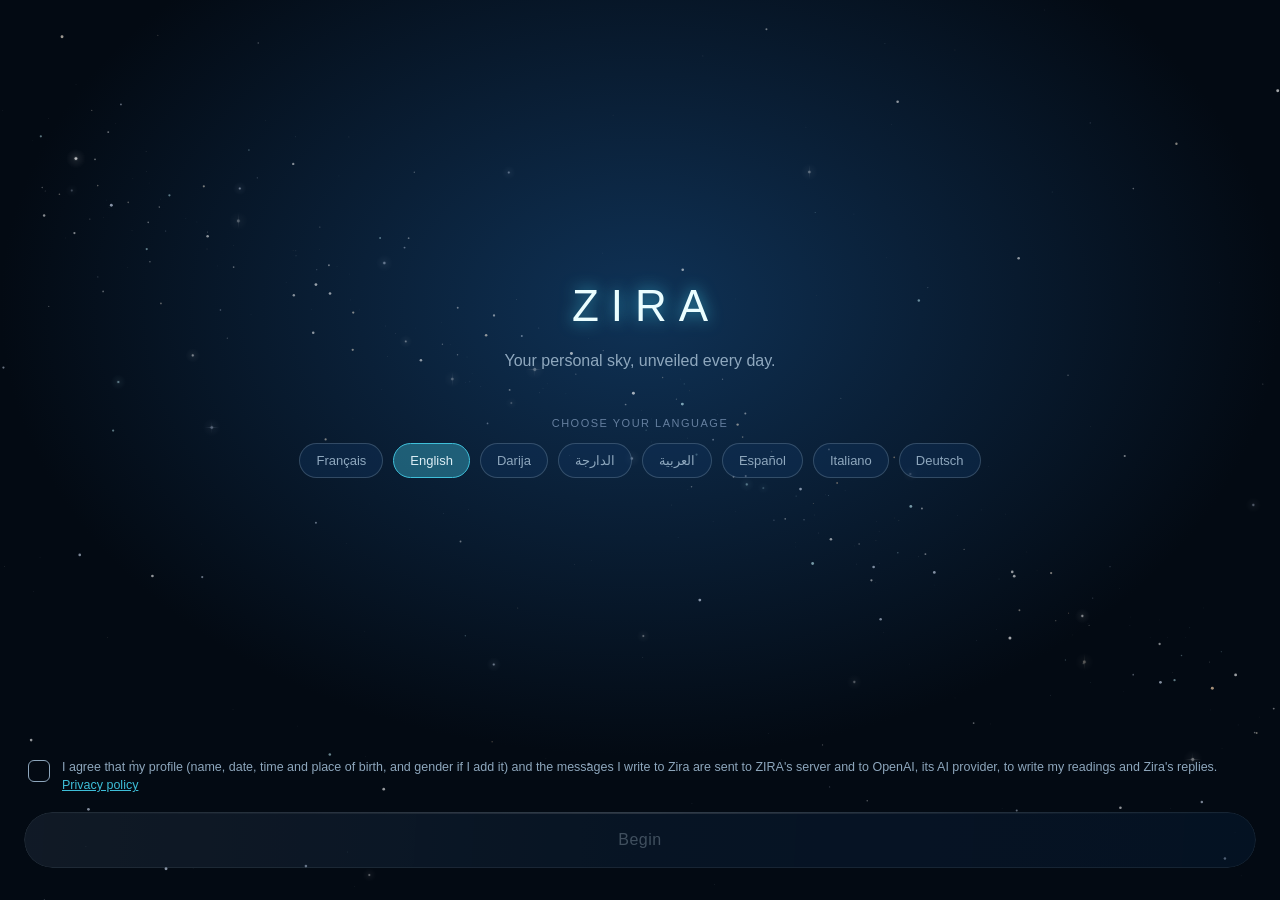
<file: app/index.html>
<!DOCTYPE html>
<html lang="en">
  <head>
    <meta charset="utf-8" />
    <meta httpEquiv="X-UA-Compatible" content="IE=edge" />
    <!--
      public/index.html — la page qui porte ZIRA dans un navigateur.

      Expo la prend à la place de son modèle par défaut (voir
      @expo/cli/build/src/start/server/webTemplate.js). Elle ajoute ce qu'il
      faut pour que ZIRA, posée sur l'écran d'accueil d'un iPhone, se
      comporte comme une app : plein écran, icône, barre d'état, encoche.

      ⚠️ TOUS LES CHEMINS SONT RELATIFS (pas de « / » au début). L'app est
      servie sous https://tryzira.com/app/ en production et à la racine en
      développement : « manifest.json » tombe juste dans les deux cas,
      « /manifest.json » ne tomberait juste que dans un.

      viewport-fit=cover : sans lui, iOS garde des bandes noires autour de
      l'encoche et react-native-safe-area-context lit des marges nulles.
      maximum-scale=1 : empêche Safari de ZOOMER tout seul quand on touche le
      champ du chat (il le fait dès qu'une police fait moins de 16 px). Le
      zoom à deux doigts reste possible : iOS l'autorise quoi qu'on écrive.
    -->
    <meta name="viewport" content="width=device-width, initial-scale=1, maximum-scale=1, viewport-fit=cover, interactive-widget=resizes-content" />
    <title>ZIRA</title>
    <meta name="color-scheme" content="dark" />
    <meta name="theme-color" content="#0A2038" />
    <!-- L'app n'a rien à dire aux moteurs de recherche : c'est tryzira.com qui parle. -->
    <meta name="robots" content="noindex" />

    <!-- L'écran d'accueil de l'iPhone -->
    <link rel="manifest" href="manifest.json" />
    <link rel="apple-touch-icon" href="apple-touch-icon.png" />
    <meta name="apple-mobile-web-app-capable" content="yes" />
    <meta name="mobile-web-app-capable" content="yes" />
    <meta name="apple-mobile-web-app-title" content="ZIRA" />
    <meta name="apple-mobile-web-app-status-bar-style" content="black-translucent" />

    <!-- The `react-native-web` recommended style reset: https://necolas.github.io/react-native-web/docs/setup/#root-element -->
    <style id="expo-reset">
      /* These styles make the body full-height */
      html,
      body {
        height: 100%;
      }
      /* These styles disable body scrolling if you are using <ScrollView> */
      body {
        overflow: hidden;
      }
      /* These styles make the root element full-height */
      #root {
        display: flex;
        height: 100%;
        flex: 1;
      }
    </style>
    <style id="zira">
      /* Le fond de la plaque AVANT que le JavaScript n'arrive : sans lui, le
         bundle (plusieurs Mo sur un réseau mobile) se charge sur du blanc. */
      html,
      body {
        background: #030A13;
        color: #DCEEF5;
        -webkit-tap-highlight-color: transparent;
        /* Pas de rebond ni de « tirer pour recharger » : c'est une app. */
        overscroll-behavior: none;
      }
      .zira-attente {
        margin: auto;
        font: 400 22px/1 Georgia, serif;
        letter-spacing: 0.35em;
        padding-left: 0.35em;
        color: #EAFEFF;
        animation: zira-souffle 2.4s ease-in-out infinite;
      }
      @keyframes zira-souffle {
        50% { opacity: 0.35; }
      }
      @media (prefers-reduced-motion: reduce) {
        .zira-attente { animation: none; }
      }
    </style>
  <link rel="icon" href="/app/favicon.ico"/></head>

  <body>
    <noscript>
      You need to enable JavaScript to run this app.
    </noscript>
    <!-- React remplace ce contenu au premier rendu : le mot ZIRA ne vit que
         le temps du chargement. -->
    <div id="root"><div class="zira-attente">ZIRA</div></div>
  <script src="/app/_expo/static/js/web/index-07e881cf27bea54a40ac2157245b4a4b.js" defer></script>
</body>
</html>
</file>
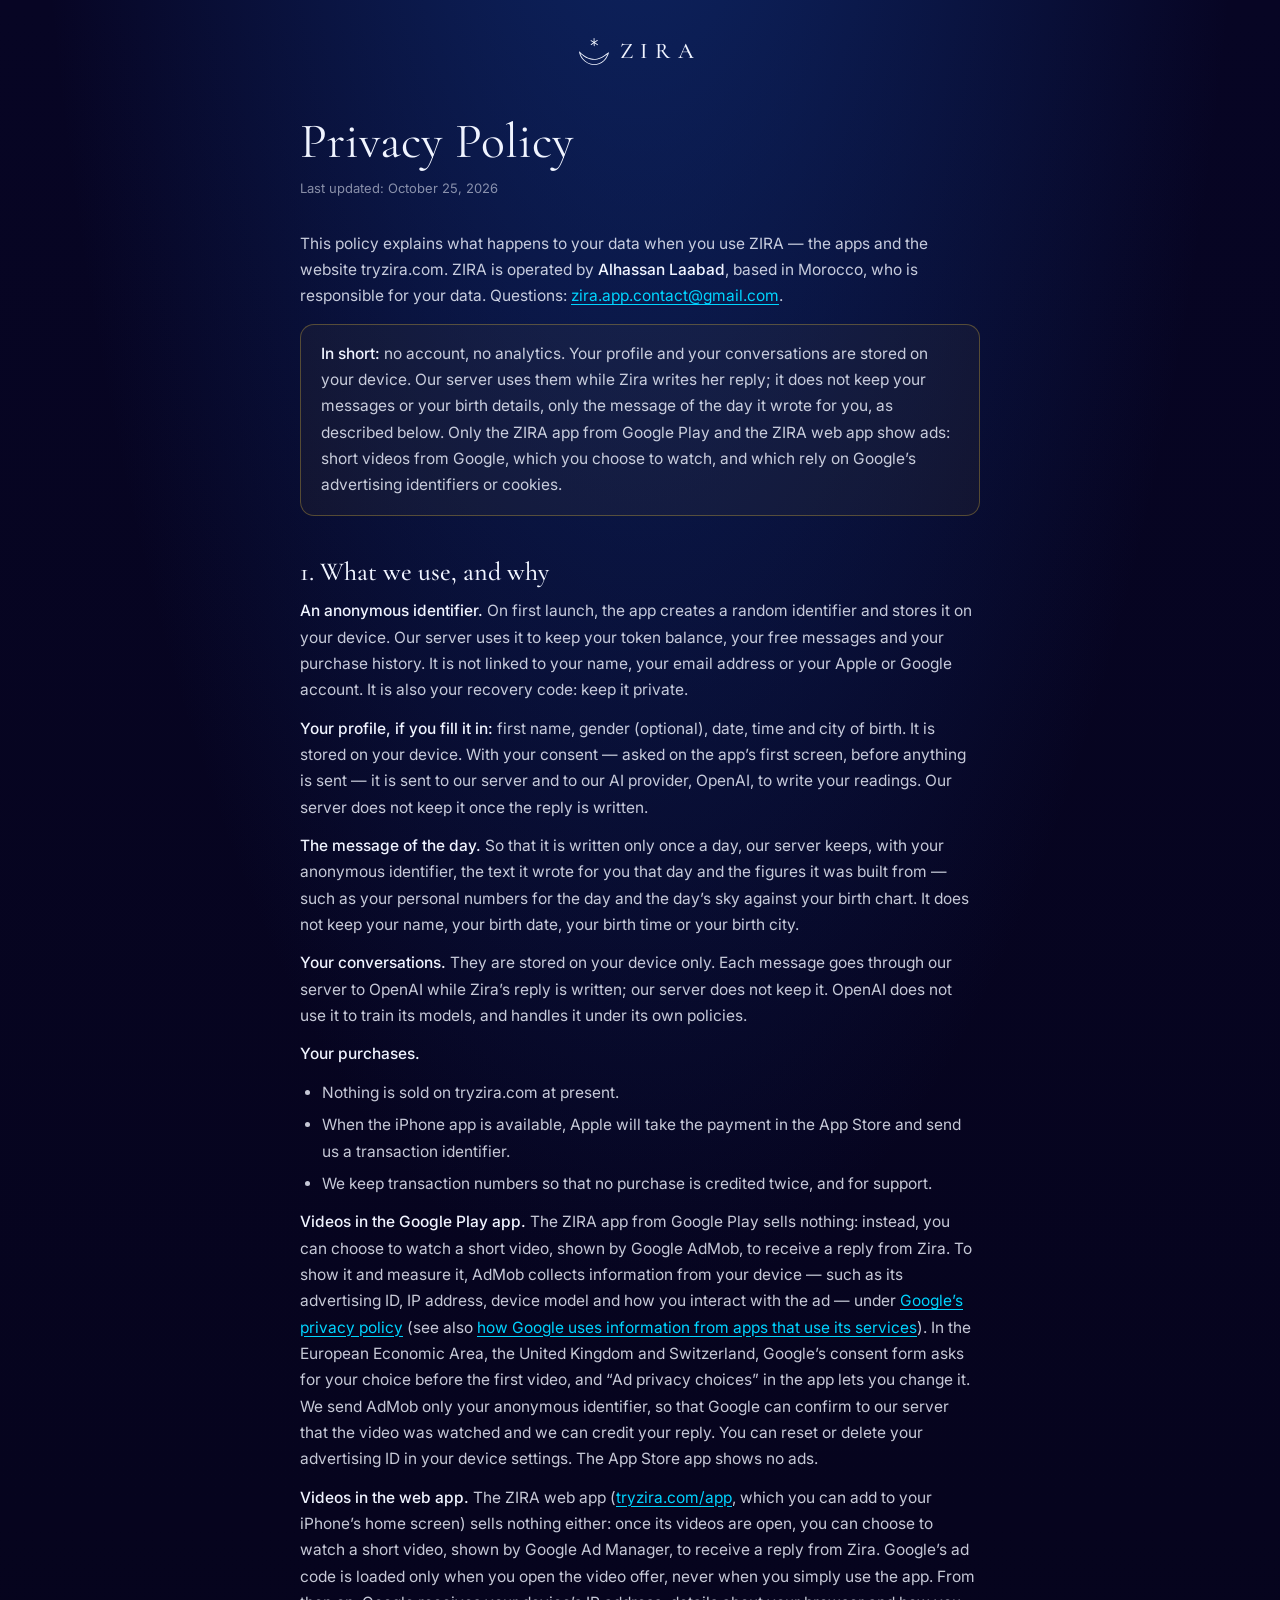
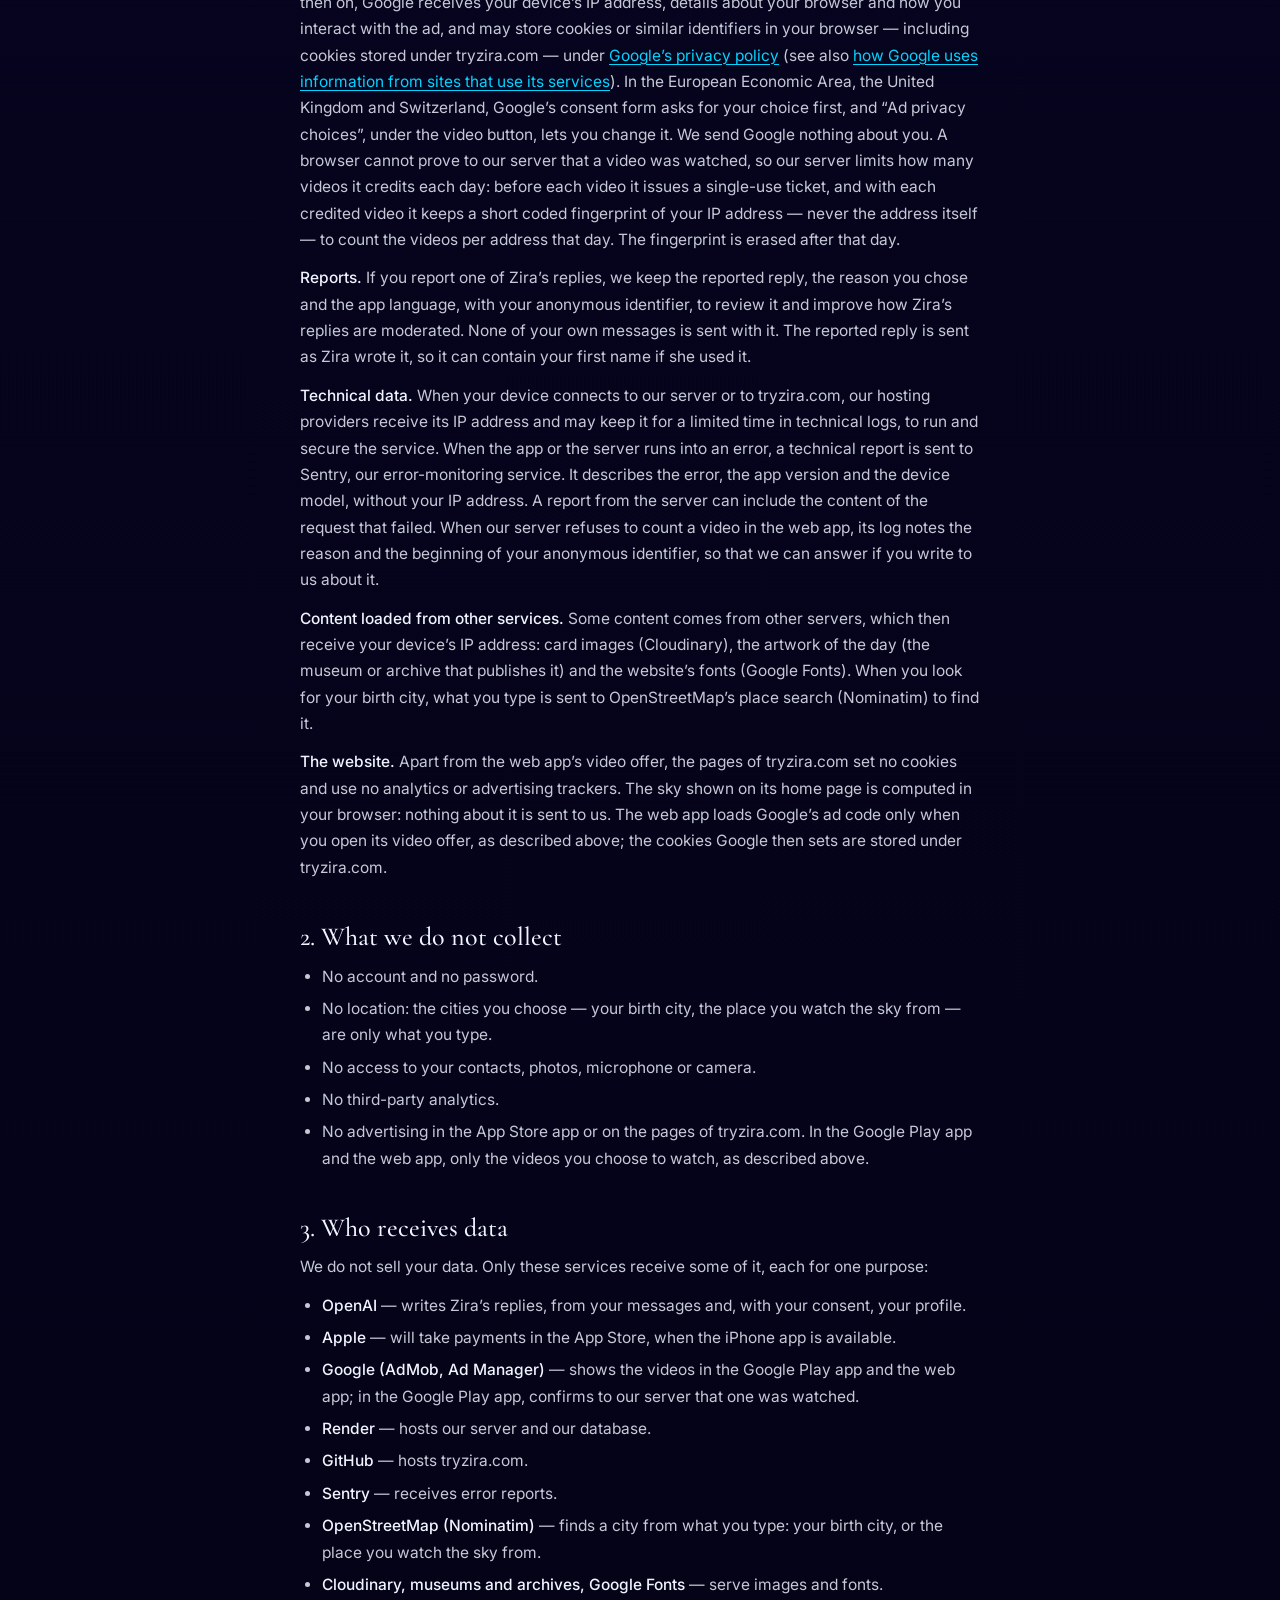
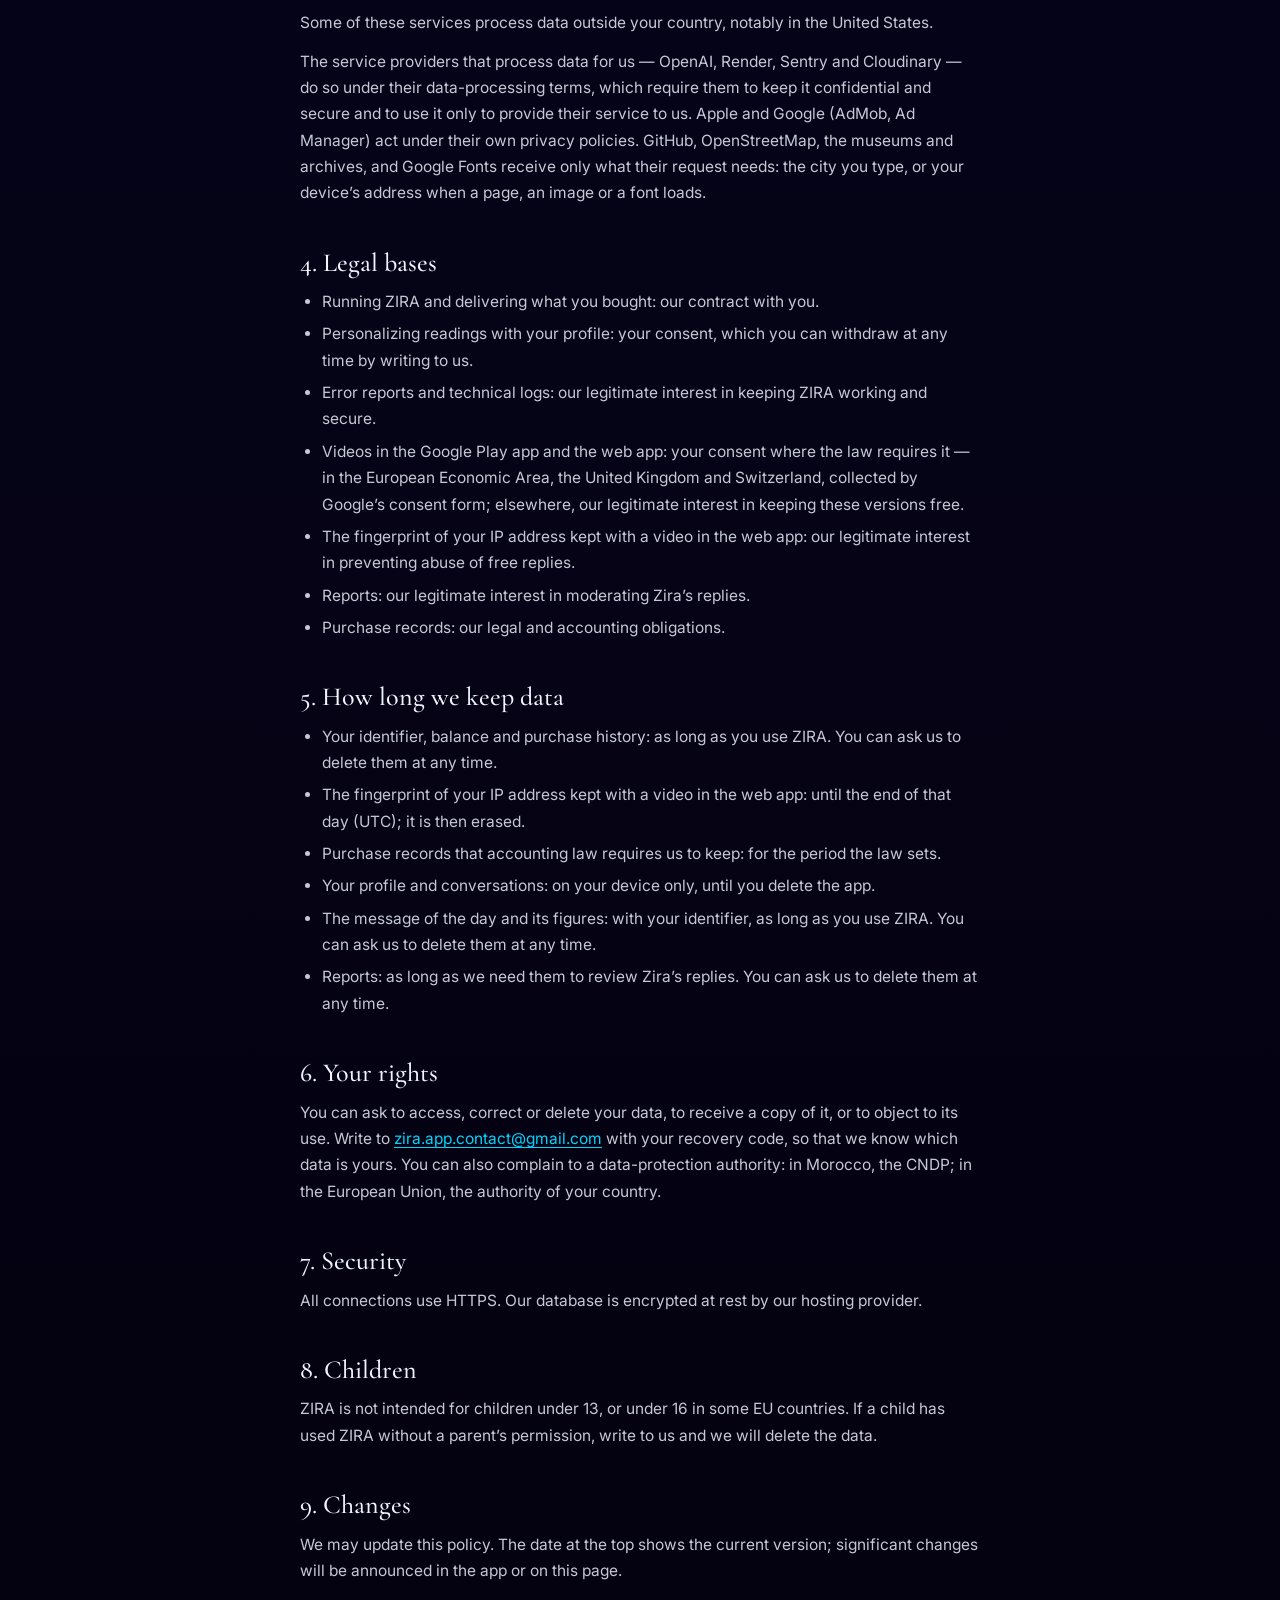
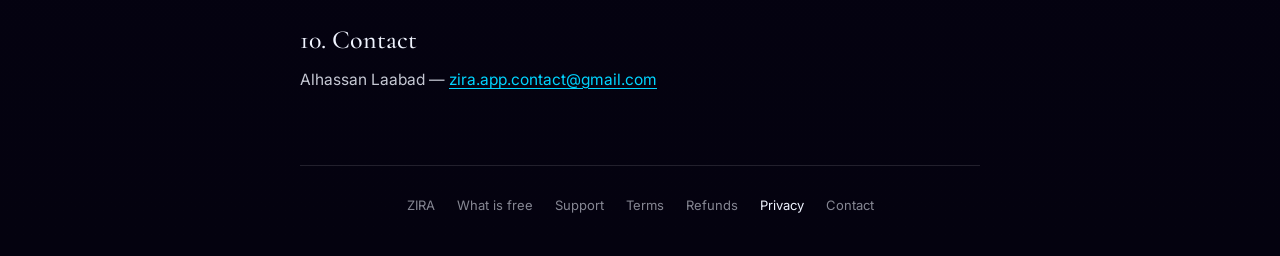
<file: privacy/index.html>
<!DOCTYPE html>
<html lang="en">
<head>
<meta charset="UTF-8">
<meta name="viewport" content="width=device-width, initial-scale=1.0">
<meta name="color-scheme" content="dark">
<title>Privacy Policy — ZIRA</title>
<meta name="description" content="What ZIRA does with your data, and what it never collects.">
<link rel="icon" href="/favicon.svg" type="image/svg+xml">
<link rel="icon" href="/favicon.png" sizes="48x48" type="image/png">
<link rel="apple-touch-icon" href="/apple-touch-icon.png">
<meta name="theme-color" content="#070524">
<link rel="preconnect" href="https://fonts.googleapis.com">
<link rel="preconnect" href="https://fonts.gstatic.com" crossorigin>
<link href="https://fonts.googleapis.com/css2?family=Cormorant+Garamond:wght@400;500&family=Inter:wght@400;500&display=swap" rel="stylesheet">
<!--
  privacy/ — LA POLITIQUE DE CONFIDENTIALITÉ DU SITE (2026-09-23)

  Reprend celle de Render (zira-ai/static/privacy.html, 7 septembre 2026)
  et ajoute ce qui a changé depuis, chaque point vérifié dans le code le
  2026-09-23 :
  - Paddle encaisse sur tryzira.com : il reçoit l'e-mail et le pays de
    l'acheteur, que l'owner voit dans son compte Paddle. Le webhook ne
    garde que device_id, pack et « paddle_<txn_id> » (api.py).
  - Le code de récupération EST l'identifiant d'appareil
    (zira-v4-app/src/services/recuperation.js).
  - Le genre, facultatif, fait partie du profil (onboarding/steps/NameStep.js).
  - Sentry reçoit les erreurs de l'app (config/sentry.js : sendDefaultPii
    false, URL nettoyées) et du serveur quand SENTRY_DSN est posée
    (send_default_pii=False, mais le corps de la requête peut partir).
  - La ville de naissance se cherche chez Nominatim (services/places.js),
    les cartes viennent de Cloudinary (data/tarot.js), l'œuvre du jour du
    serveur du musée qui la publie.
  - Aucun jeton de notification ne part au serveur, aucun SDK d'analyse.

  2026-09-25 — LA VERSION GOOGLE PLAY. Elle ne vend rien : une vidéo
  récompensée d'AdMob, et Zira répond (zira-v4-app/src/services/pubs.js).
  AdMob collecte l'identifiant publicitaire et des données de l'appareil ;
  l'app ne lui transmet que l'identifiant ZIRA (serverSideVerificationOptions
  .userId), que Google renvoie au serveur dans son rappel signé
  (zira-ai/pubs_router.py). Le formulaire de consentement de Google (UMP)
  s'affiche en Europe avant la première vidéo ; « Ad privacy choices » le
  rouvre. L'ancienne phrase « no advertising, no advertising identifier »
  devenait fausse ce jour-là : elle est remplacée ici.
  Même jour : le SIGNALEMENT d'une réponse (règle « AI-Generated Content »
  de Play) garde la bulle, la raison, la langue et l'identifiant
  (zira-ai/signalement_router.py) — rien de ce que la personne a écrit.

  2026-10-24 — LA VERSION NAVIGATEUR AVEC VIDÉO (tryzira.com/app, pour
  l'iPhone hors App Store ; owner : « web ads anyway, with safeguards »).
  Vérifié dans le code (zira-v4-app feat/pubs-web, zira-ai feat/pubs-web) :
  - Google Ad Manager (GPT) n'est chargé que quand l'offre de vidéo s'ouvre
    (OffrandeVideo → preparerPubs ; check-pubs-web le verrouille), jamais au
    simple usage de l'app ; GPT pose ses cookies (__gads, __gpi) ;
  - l'app n'envoie RIEN de la personne à Google : l'identifiant ZIRA ne va
    qu'à notre serveur (pubs.web.js) ;
  - le serveur garde, avec chaque vidéo créditée, une empreinte HMAC de
    l'adresse IP (12 caractères, jamais l'adresse) dans external_ref, pour
    compter les vidéos par adresse — et l'efface des jours passés (au
    premier ticket de chaque jour UTC, et au démarrage : pubs_web_router.py
    _purger_empreintes, database.py init_db) ;
  - le journal du serveur note chaque crédit refusé, avec les 12 premiers
    caractères de l'identifiant et la raison (pour vérifier une réclamation) ;
  - le formulaire de consentement est affiché par GPT lui-même (« Confidentialité
    et messages » d'Ad Manager) ; qu'il soit publié est une étape de l'owner
    AVANT d'allumer les vidéos (zira-v4-app/docs/WEB_PUBS.md, étapes 5 et 8) ;
    « Ad privacy choices » apparaît sous le bouton de la vidéo quand
    gdprApplies ;
  - tant que Render n'a pas WEB_PUBS_SECRET et WEB_PUBS_UNITE, rien de Google
    n'est chargé du tout (les vidéos « ouvrent bientôt »).
  Les pages du site, elles, ne posent toujours aucun cookie ; les cookies de
  Google posés par l'offre de vidéo le sont sous tryzira.com.

  Deux copies plus anciennes existent encore : zira-ai/static/privacy.html
  (Render) et le dépôt zira-privacy (18 mai 2026). Ni l'une ni l'autre ne
  parle de Paddle.
-->
<link rel="stylesheet" href="/habillage.css">
</head>
<body>
<header class="entete"><a class="logo" href="/"><img src="/sigle.svg" alt="" width="30" height="27">ZIRA</a></header>
<main class="texte">
  <h1>Privacy Policy</h1>
  <p class="maj">Last updated: October 25, 2026</p>

  <p>This policy explains what happens to your data when you use ZIRA — the apps and the website tryzira.com. ZIRA is operated by <strong>Alhassan Laabad</strong>, based in Morocco, who is responsible for your data. Questions: <a href="mailto:zira.app.contact@gmail.com">zira.app.contact@gmail.com</a>.</p>
  <div class="encadre">
    <p><strong>In short:</strong> no account, no analytics. Your profile and your conversations are stored on your device. Our server uses them while Zira writes her reply; it does not keep your messages or your birth details, only the message of the day it wrote for you, as described below. Only the ZIRA app from Google Play and the ZIRA web app show ads: short videos from Google, which you choose to watch, and which rely on Google’s advertising identifiers or cookies.</p>
  </div>

  <h2>1. What we use, and why</h2>
  <p><strong>An anonymous identifier.</strong> On first launch, the app creates a random identifier and stores it on your device. Our server uses it to keep your token balance, your free messages and your purchase history. It is not linked to your name, your email address or your Apple or Google account. It is also your recovery code: keep it private.</p>
  <p><strong>Your profile, if you fill it in:</strong> first name, gender (optional), date, time and city of birth. It is stored on your device. With your consent — asked on the app’s first screen, before anything is sent — it is sent to our server and to our AI provider, OpenAI, to write your readings. Our server does not keep it once the reply is written.</p>
  <p><strong>The message of the day.</strong> So that it is written only once a day, our server keeps, with your anonymous identifier, the text it wrote for you that day and the figures it was built from — such as your personal numbers for the day and the day’s sky against your birth chart. It does not keep your name, your birth date, your birth time or your birth city.</p>
  <p><strong>Your conversations.</strong> They are stored on your device only. Each message goes through our server to OpenAI while Zira’s reply is written; our server does not keep it. OpenAI does not use it to train its models, and handles it under its own policies.</p>
  <p><strong>Your purchases.</strong></p>
  <ul>
    <li>Nothing is sold on tryzira.com at present.</li>
    <li>When the iPhone app is available, Apple will take the payment in the App Store and send us a transaction identifier.</li>
    <li>We keep transaction numbers so that no purchase is credited twice, and for support.</li>
  </ul>
  <p><strong>Videos in the Google Play app.</strong> The ZIRA app from Google Play sells nothing: instead, you can choose to watch a short video, shown by Google AdMob, to receive a reply from Zira. To show it and measure it, AdMob collects information from your device — such as its advertising ID, IP address, device model and how you interact with the ad — under <a href="https://policies.google.com/privacy">Google’s privacy policy</a> (see also <a href="https://policies.google.com/technologies/partner-sites">how Google uses information from apps that use its services</a>). In the European Economic Area, the United Kingdom and Switzerland, Google’s consent form asks for your choice before the first video, and “Ad privacy choices” in the app lets you change it. We send AdMob only your anonymous identifier, so that Google can confirm to our server that the video was watched and we can credit your reply. You can reset or delete your advertising ID in your device settings. The App Store app shows no ads.</p>
  <p><strong>Videos in the web app.</strong> The ZIRA web app (<a href="/app/">tryzira.com/app</a>, which you can add to your iPhone’s home screen) sells nothing either: once its videos are open, you can choose to watch a short video, shown by Google Ad Manager, to receive a reply from Zira. Google’s ad code is loaded only when you open the video offer, never when you simply use the app. From then on, Google receives your device’s IP address, details about your browser and how you interact with the ad, and may store cookies or similar identifiers in your browser — including cookies stored under tryzira.com — under <a href="https://policies.google.com/privacy">Google’s privacy policy</a> (see also <a href="https://policies.google.com/technologies/partner-sites">how Google uses information from sites that use its services</a>). In the European Economic Area, the United Kingdom and Switzerland, Google’s consent form asks for your choice first, and “Ad privacy choices”, under the video button, lets you change it. We send Google nothing about you. A browser cannot prove to our server that a video was watched, so our server limits how many videos it credits each day: before each video it issues a single-use ticket, and with each credited video it keeps a short coded fingerprint of your IP address — never the address itself — to count the videos per address that day. The fingerprint is erased after that day.</p>
  <p><strong>Reports.</strong> If you report one of Zira’s replies, we keep the reported reply, the reason you chose and the app language, with your anonymous identifier, to review it and improve how Zira’s replies are moderated. None of your own messages is sent with it. The reported reply is sent as Zira wrote it, so it can contain your first name if she used it.</p>
  <p><strong>Technical data.</strong> When your device connects to our server or to tryzira.com, our hosting providers receive its IP address and may keep it for a limited time in technical logs, to run and secure the service. When the app or the server runs into an error, a technical report is sent to Sentry, our error-monitoring service. It describes the error, the app version and the device model, without your IP address. A report from the server can include the content of the request that failed. When our server refuses to count a video in the web app, its log notes the reason and the beginning of your anonymous identifier, so that we can answer if you write to us about it.</p>
  <p><strong>Content loaded from other services.</strong> Some content comes from other servers, which then receive your device’s IP address: card images (Cloudinary), the artwork of the day (the museum or archive that publishes it) and the website’s fonts (Google Fonts). When you look for your birth city, what you type is sent to OpenStreetMap’s place search (Nominatim) to find it.</p>
  <p><strong>The website.</strong> Apart from the web app’s video offer, the pages of tryzira.com set no cookies and use no analytics or advertising trackers. The sky shown on its home page is computed in your browser: nothing about it is sent to us. The web app loads Google’s ad code only when you open its video offer, as described above; the cookies Google then sets are stored under tryzira.com.</p>

  <h2>2. What we do not collect</h2>
  <ul>
    <li>No account and no password.</li>
    <li>No location: the cities you choose — your birth city, the place you watch the sky from — are only what you type.</li>
    <li>No access to your contacts, photos, microphone or camera.</li>
    <li>No third-party analytics.</li>
    <li>No advertising in the App Store app or on the pages of tryzira.com. In the Google Play app and the web app, only the videos you choose to watch, as described above.</li>
  </ul>

  <h2>3. Who receives data</h2>
  <p>We do not sell your data. Only these services receive some of it, each for one purpose:</p>
  <ul>
    <li><strong>OpenAI</strong> — writes Zira’s replies, from your messages and, with your consent, your profile.</li>
    <li><strong>Apple</strong> — will take payments in the App Store, when the iPhone app is available.</li>
    <li><strong>Google (AdMob, Ad Manager)</strong> — shows the videos in the Google Play app and the web app; in the Google Play app, confirms to our server that one was watched.</li>
    <li><strong>Render</strong> — hosts our server and our database.</li>
    <li><strong>GitHub</strong> — hosts tryzira.com.</li>
    <li><strong>Sentry</strong> — receives error reports.</li>
    <li><strong>OpenStreetMap (Nominatim)</strong> — finds a city from what you type: your birth city, or the place you watch the sky from.</li>
    <li><strong>Cloudinary, museums and archives, Google Fonts</strong> — serve images and fonts.</li>
  </ul>
  <p>Some of these services process data outside your country, notably in the United States.</p>
  <p>The service providers that process data for us — OpenAI, Render, Sentry and Cloudinary — do so under their data-processing terms, which require them to keep it confidential and secure and to use it only to provide their service to us. Apple and Google (AdMob, Ad Manager) act under their own privacy policies. GitHub, OpenStreetMap, the museums and archives, and Google Fonts receive only what their request needs: the city you type, or your device’s address when a page, an image or a font loads.</p>

  <h2>4. Legal bases</h2>
  <ul>
    <li>Running ZIRA and delivering what you bought: our contract with you.</li>
    <li>Personalizing readings with your profile: your consent, which you can withdraw at any time by writing to us.</li>
    <li>Error reports and technical logs: our legitimate interest in keeping ZIRA working and secure.</li>
    <li>Videos in the Google Play app and the web app: your consent where the law requires it — in the European Economic Area, the United Kingdom and Switzerland, collected by Google’s consent form; elsewhere, our legitimate interest in keeping these versions free.</li>
    <li>The fingerprint of your IP address kept with a video in the web app: our legitimate interest in preventing abuse of free replies.</li>
    <li>Reports: our legitimate interest in moderating Zira’s replies.</li>
    <li>Purchase records: our legal and accounting obligations.</li>
  </ul>

  <h2>5. How long we keep data</h2>
  <ul>
    <li>Your identifier, balance and purchase history: as long as you use ZIRA. You can ask us to delete them at any time.</li>
    <li>The fingerprint of your IP address kept with a video in the web app: until the end of that day (UTC); it is then erased.</li>
    <li>Purchase records that accounting law requires us to keep: for the period the law sets.</li>
    <li>Your profile and conversations: on your device only, until you delete the app.</li>
    <li>The message of the day and its figures: with your identifier, as long as you use ZIRA. You can ask us to delete them at any time.</li>
    <li>Reports: as long as we need them to review Zira’s replies. You can ask us to delete them at any time.</li>
  </ul>

  <h2>6. Your rights</h2>
  <p>You can ask to access, correct or delete your data, to receive a copy of it, or to object to its use. Write to <a href="mailto:zira.app.contact@gmail.com">zira.app.contact@gmail.com</a> with your recovery code, so that we know which data is yours. You can also complain to a data-protection authority: in Morocco, the CNDP; in the European Union, the authority of your country.</p>

  <h2>7. Security</h2>
  <p>All connections use HTTPS. Our database is encrypted at rest by our hosting provider.</p>

  <h2>8. Children</h2>
  <p>ZIRA is not intended for children under 13, or under 16 in some EU countries. If a child has used ZIRA without a parent’s permission, write to us and we will delete the data.</p>

  <h2>9. Changes</h2>
  <p>We may update this policy. The date at the top shows the current version; significant changes will be announced in the app or on this page.</p>

  <h2>10. Contact</h2>
  <p>Alhassan Laabad — <a href="mailto:zira.app.contact@gmail.com">zira.app.contact@gmail.com</a></p>
</main>

<footer class="pied">
  <nav aria-label="Site">
    <a href="/">ZIRA</a>
    <a href="/#pricing">What is free</a>
    <a href="/support/">Support</a>
    <a href="/terms/">Terms</a>
    <a href="/refunds/">Refunds</a>
    <a href="/privacy/" aria-current="page">Privacy</a>
    <a href="mailto:zira.app.contact@gmail.com">Contact</a>
  </nav>
</footer>
</body>
</html>
</file>
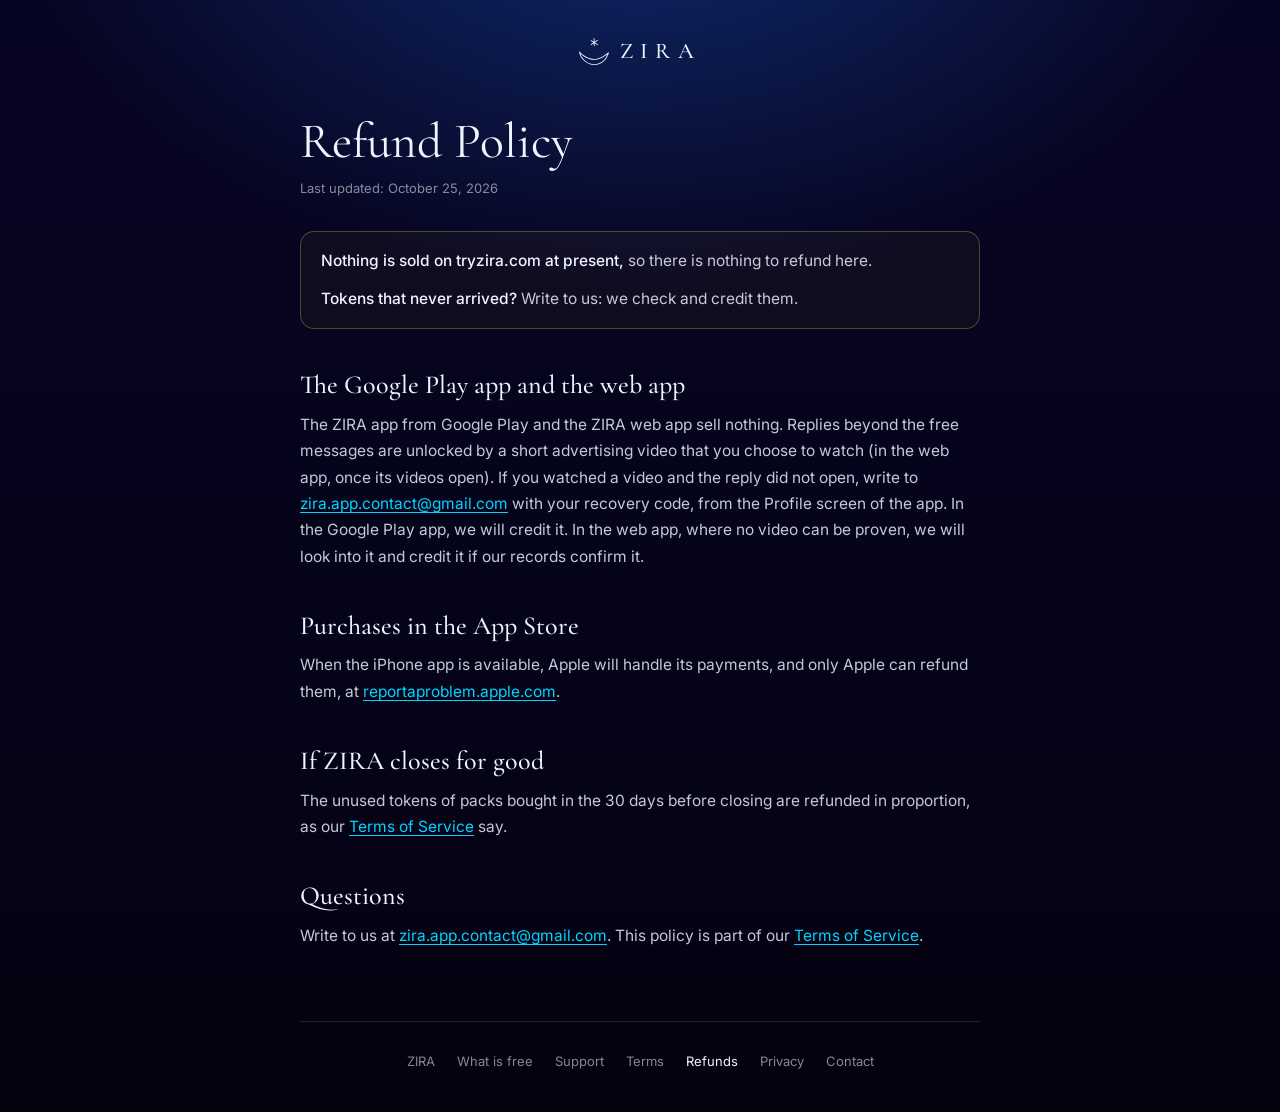
<file: refunds/index.html>
<!DOCTYPE html>
<html lang="en">
<head>
<meta charset="UTF-8">
<meta name="viewport" content="width=device-width, initial-scale=1.0">
<meta name="color-scheme" content="dark">
<title>Refund Policy — ZIRA</title>
<meta name="description" content="How refunds work for ZIRA.">
<link rel="icon" href="/favicon.svg" type="image/svg+xml">
<link rel="icon" href="/favicon.png" sizes="48x48" type="image/png">
<link rel="apple-touch-icon" href="/apple-touch-icon.png">
<meta name="theme-color" content="#070524">
<link rel="preconnect" href="https://fonts.googleapis.com">
<link rel="preconnect" href="https://fonts.gstatic.com" crossorigin>
<link href="https://fonts.googleapis.com/css2?family=Cormorant+Garamond:wght@400;500&family=Inter:wght@400;500&display=swap" rel="stylesheet">
<!--
  refunds/ — LA POLITIQUE DE REMBOURSEMENT (2026-09-23)

  Option A, choisie par l'owner le 2026-09-23 : un pack non entamé est
  remboursé sous 14 jours ; un double paiement et des tokens jamais
  crédités le sont toujours. Paddle examine lui-même les demandes pendant
  14 jours (paddle.com/legal/refund-policy) : les deux règles vont dans le
  même sens. S'y ajoute l'engagement déjà publié dans les anciennes
  conditions : un remboursement au prorata si ZIRA ferme.

  ⚠️ Un remboursement fait dans Paddle ne retire PAS les tokens : le webhook
  de zira-ai n'écoute que transaction.completed. « Removed from your
  balance » est donc un geste à faire à la main, après avoir vérifié le
  solde. « Pas entamé » se lit dans l'historique : aucun débit de tokens
  après l'achat.

  2026-10-11 — PLUS RIEN NE SE VEND SUR LE SITE (owner). Paddle a refusé
  ZIRA le 2026-09-24 : les prix en euros et le paiement par Paddle que
  cette page annonçait n'existaient nulle part, ce que les règles d'Apple
  (2.3.1) appellent « promoting a false price ». Restent les canaux vrais :
  Google Play (rien n'y est vendu, une vidéo publicitaire ouvre une
  réponse) et l'App Store quand l'app iPhone existera. android/, app/ et
  payer/ quittent le site avec cette version.
-->
<link rel="stylesheet" href="/habillage.css">
</head>
<body>
<header class="entete"><a class="logo" href="/"><img src="/sigle.svg" alt="" width="30" height="27">ZIRA</a></header>
<main class="texte">
  <h1>Refund Policy</h1>
  <p class="maj">Last updated: October 25, 2026</p>

  <div class="encadre">
    <p><strong>Nothing is sold on tryzira.com at present,</strong> so there is nothing to refund here.</p>
    <p><strong>Tokens that never arrived?</strong> Write to us: we check and credit them.</p>
  </div>

  <h2>The Google Play app and the web app</h2>
  <p>The ZIRA app from Google Play and the ZIRA web app sell nothing. Replies beyond the free messages are unlocked by a short advertising video that you choose to watch (in the web app, once its videos open). If you watched a video and the reply did not open, write to <a href="mailto:zira.app.contact@gmail.com">zira.app.contact@gmail.com</a> with your recovery code, from the Profile screen of the app. In the Google Play app, we will credit it. In the web app, where no video can be proven, we will look into it and credit it if our records confirm it.</p>

  <h2>Purchases in the App Store</h2>
  <p>When the iPhone app is available, Apple will handle its payments, and only Apple can refund them, at <a href="https://reportaproblem.apple.com">reportaproblem.apple.com</a>.</p>

  <h2>If ZIRA closes for good</h2>
  <p>The unused tokens of packs bought in the 30 days before closing are refunded in proportion, as our <a href="/terms/">Terms of Service</a> say.</p>

  <h2>Questions</h2>
  <p>Write to us at <a href="mailto:zira.app.contact@gmail.com">zira.app.contact@gmail.com</a>. This policy is part of our <a href="/terms/">Terms of Service</a>.</p>
</main>

<footer class="pied">
  <nav aria-label="Site">
    <a href="/">ZIRA</a>
    <a href="/#pricing">What is free</a>
    <a href="/support/">Support</a>
    <a href="/terms/">Terms</a>
    <a href="/refunds/" aria-current="page">Refunds</a>
    <a href="/privacy/">Privacy</a>
    <a href="mailto:zira.app.contact@gmail.com">Contact</a>
  </nav>
</footer>
</body>
</html>
</file>
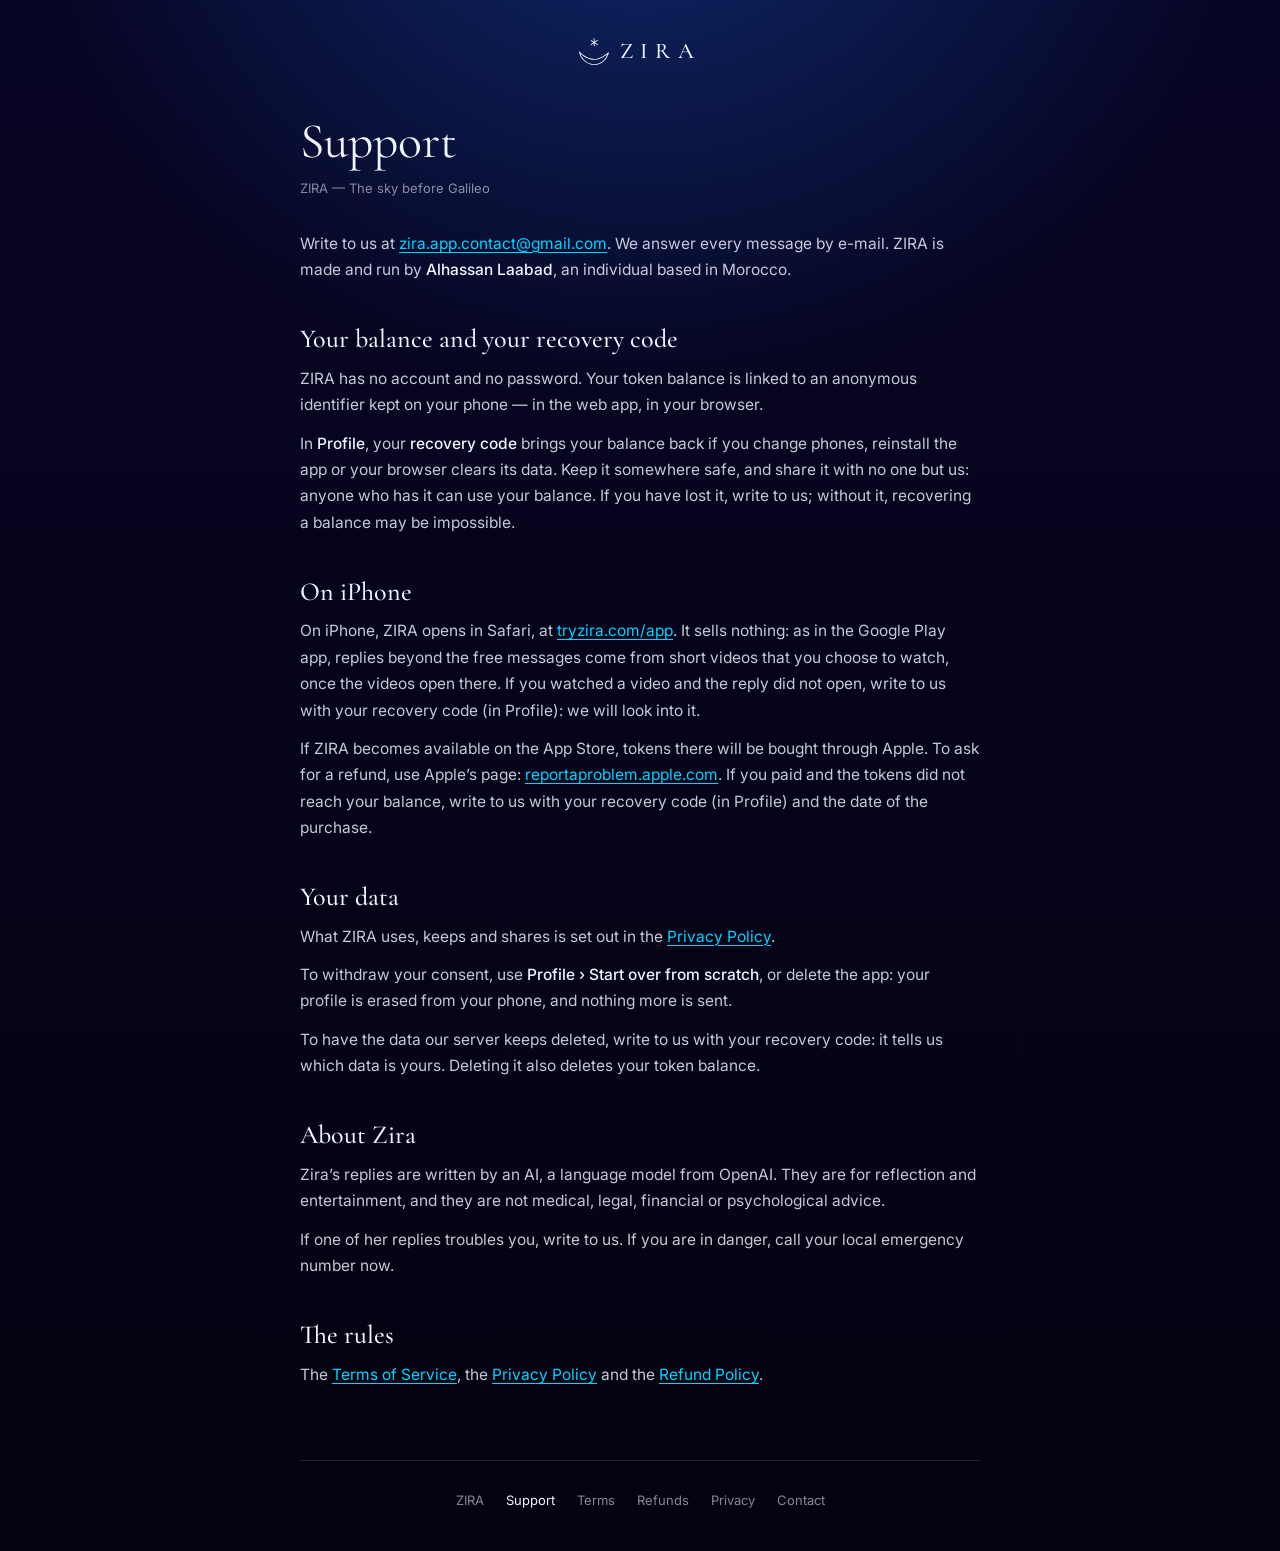
<file: support/index.html>
<!DOCTYPE html>
<html lang="en">
<head>
<meta charset="UTF-8">
<meta name="viewport" content="width=device-width, initial-scale=1.0">
<meta name="color-scheme" content="dark">
<title>Support — ZIRA</title>
<meta name="description" content="How to reach us, keep your balance, get a refund or have your data deleted.">
<link rel="icon" href="/favicon.svg" type="image/svg+xml">
<link rel="icon" href="/favicon.png" sizes="48x48" type="image/png">
<link rel="apple-touch-icon" href="/apple-touch-icon.png">
<meta name="theme-color" content="#070524">
<link rel="preconnect" href="https://fonts.googleapis.com">
<link rel="preconnect" href="https://fonts.gstatic.com" crossorigin>
<link href="https://fonts.googleapis.com/css2?family=Cormorant+Garamond:wght@400;500&family=Inter:wght@400;500&display=swap" rel="stylesheet">
<link rel="stylesheet" href="/habillage.css">
</head>
<body>
<header class="entete"><a class="logo" href="/"><img src="/sigle.svg" alt="" width="30" height="27">ZIRA</a></header>
<main class="texte">
  <h1>Support</h1>
  <p class="maj">ZIRA — The sky before Galileo</p>

  <p>Write to us at <a href="mailto:zira.app.contact@gmail.com">zira.app.contact@gmail.com</a>. We answer every message by e-mail. ZIRA is made and run by <strong>Alhassan Laabad</strong>, an individual based in Morocco.</p>

  <h2>Your balance and your recovery code</h2>
  <p>ZIRA has no account and no password. Your token balance is linked to an anonymous identifier kept on your phone — in the web app, in your browser.</p>
  <p>In <strong>Profile</strong>, your <strong>recovery code</strong> brings your balance back if you change phones, reinstall the app or your browser clears its data. Keep it somewhere safe, and share it with no one but us: anyone who has it can use your balance. If you have lost it, write to us; without it, recovering a balance may be impossible.</p>

  <h2>On iPhone</h2>
  <p>On iPhone, ZIRA opens in Safari, at <a href="/app/">tryzira.com/app</a>. It sells nothing: as in the Google Play app, replies beyond the free messages come from short videos that you choose to watch, once the videos open there. If you watched a video and the reply did not open, write to us with your recovery code (in Profile): we will look into it.</p>
  <p>If ZIRA becomes available on the App Store, tokens there will be bought through Apple. To ask for a refund, use Apple’s page: <a href="https://reportaproblem.apple.com">reportaproblem.apple.com</a>. If you paid and the tokens did not reach your balance, write to us with your recovery code (in Profile) and the date of the purchase.</p>

  <h2>Your data</h2>
  <p>What ZIRA uses, keeps and shares is set out in the <a href="/privacy/">Privacy Policy</a>.</p>
  <p>To withdraw your consent, use <strong>Profile › Start over from scratch</strong>, or delete the app: your profile is erased from your phone, and nothing more is sent.</p>
  <p>To have the data our server keeps deleted, write to us with your recovery code: it tells us which data is yours. Deleting it also deletes your token balance.</p>

  <h2>About Zira</h2>
  <p>Zira’s replies are written by an AI, a language model from OpenAI. They are for reflection and entertainment, and they are not medical, legal, financial or psychological advice.</p>
  <p>If one of her replies troubles you, write to us. If you are in danger, call your local emergency number now.</p>

  <h2>The rules</h2>
  <p>The <a href="/terms/">Terms of Service</a>, the <a href="/privacy/">Privacy Policy</a> and the <a href="/refunds/">Refund Policy</a>.</p>
</main>

<footer class="pied">
  <nav aria-label="Site">
    <a href="/">ZIRA</a>
    <a href="/support/" aria-current="page">Support</a>
    <a href="/terms/">Terms</a>
    <a href="/refunds/">Refunds</a>
    <a href="/privacy/">Privacy</a>
    <a href="mailto:zira.app.contact@gmail.com">Contact</a>
  </nav>
</footer>
</body>
</html>
</file>
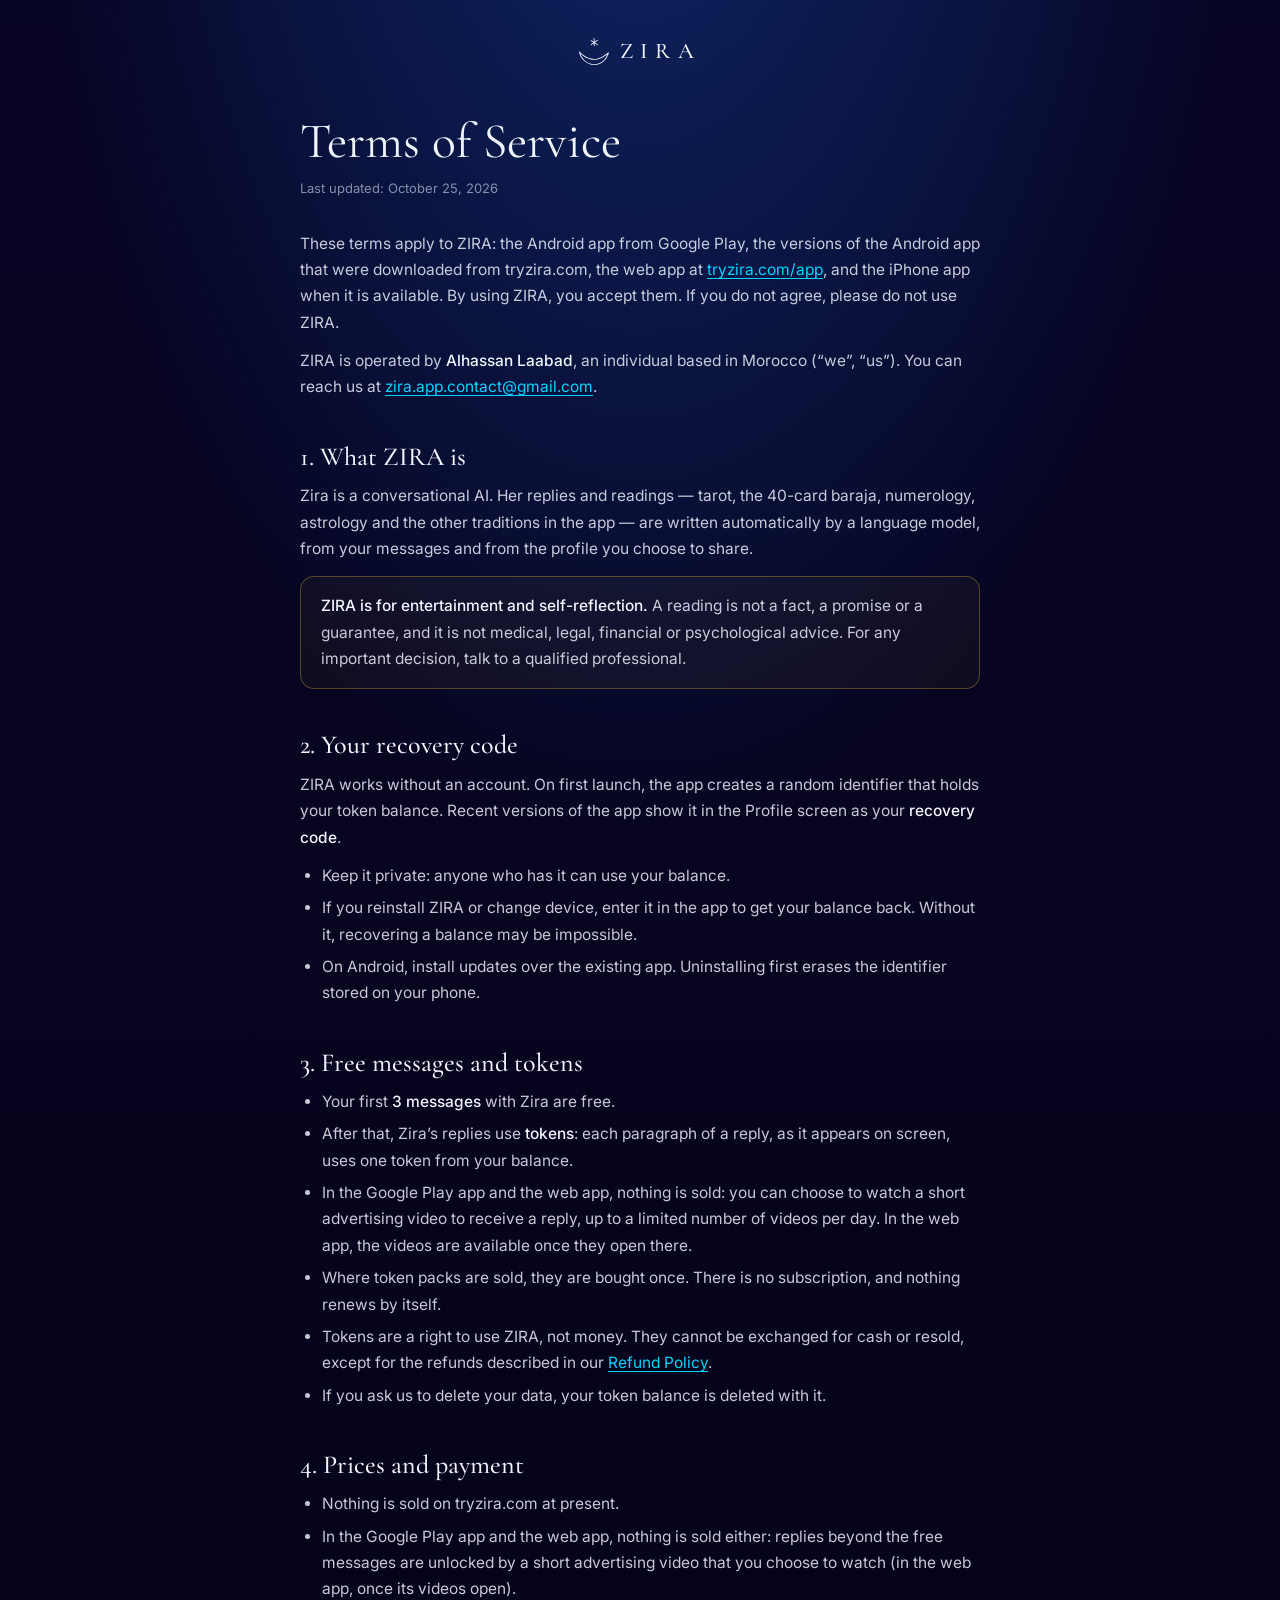
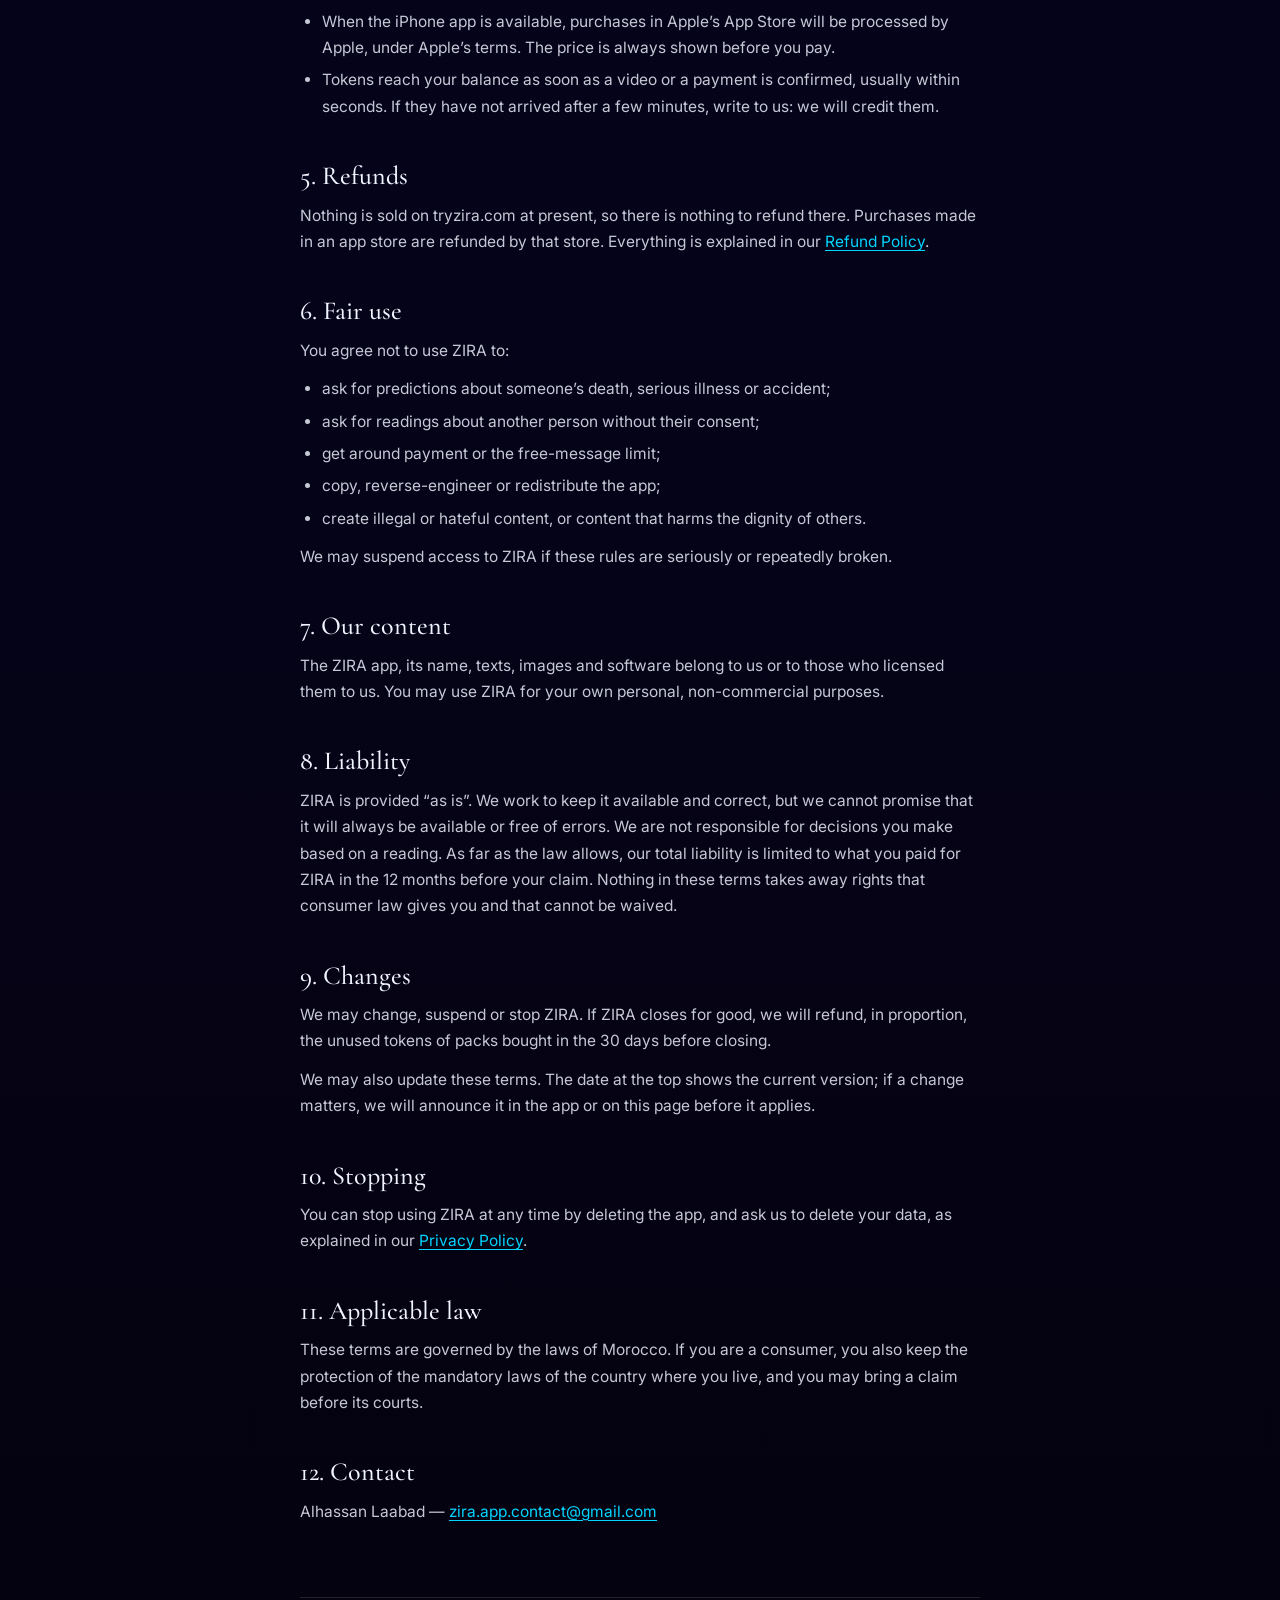
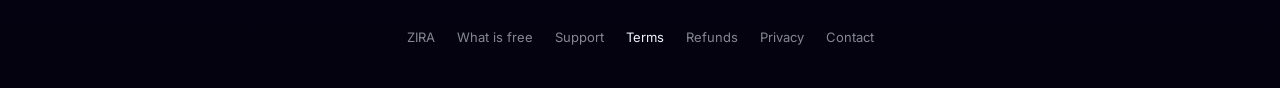
<file: terms/index.html>
<!DOCTYPE html>
<html lang="en">
<head>
<meta charset="UTF-8">
<meta name="viewport" content="width=device-width, initial-scale=1.0">
<meta name="color-scheme" content="dark">
<title>Terms of Service — ZIRA</title>
<meta name="description" content="The terms that apply to ZIRA.">
<link rel="icon" href="/favicon.svg" type="image/svg+xml">
<link rel="icon" href="/favicon.png" sizes="48x48" type="image/png">
<link rel="apple-touch-icon" href="/apple-touch-icon.png">
<meta name="theme-color" content="#070524">
<link rel="preconnect" href="https://fonts.googleapis.com">
<link rel="preconnect" href="https://fonts.gstatic.com" crossorigin>
<link href="https://fonts.googleapis.com/css2?family=Cormorant+Garamond:wght@400;500&family=Inter:wght@400;500&display=swap" rel="stylesheet">
<!--
  terms/ — LES CONDITIONS GÉNÉRALES (2026-09-23)

  Exigées par la revue de domaine de Paddle, avec refunds/ et privacy/ :
  les trois pages doivent être atteignables depuis la navigation du site
  (pied de page de l'accueil) et nommer le vendeur, de préférence par son
  nom légal pour une personne physique. D'où « Alhassan Laabad » ici, et
  non le nom de plume du pied de page de l'accueil.

  Les chiffres viennent de zira-ai/models.py : TOKEN_PACKS (150 / 450 /
  1250 tokens à 2,99 / 7,99 / 17,99 €) et FREE_MESSAGES_LIMIT (3). Le site
  dit « tokens », jamais « bulles » (owner, 2026-09-24) : un token paie un
  paragraphe de la réponse de Zira, ce que le code appelle une bulle
  (TOKENS_PER_BUBBLE = 1).
  Changer un pack là-bas oblige à changer cette page et l'accueil
  (#pricing).

  « Taxes included » suppose que Paddle Live soit réglé sur « Include VAT
  in the price » (Checkout › Sales tax settings). Sinon la TVA s'ajoute
  au prix affiché, et cette phrase devient fausse.

  Les remboursements (option A, choisie par l'owner le 2026-09-23) vivent
  dans refunds/ : cette page y renvoie au lieu de les répéter.

  2026-10-11 — PLUS RIEN NE SE VEND SUR LE SITE (owner). Paddle a refusé
  ZIRA le 2026-09-24 : les prix en euros et le paiement par Paddle que
  cette page annonçait n'existaient nulle part, ce que les règles d'Apple
  (2.3.1) appellent « promoting a false price ». Restent les canaux vrais :
  Google Play (rien n'y est vendu, une vidéo publicitaire ouvre une
  réponse) et l'App Store quand l'app iPhone existera. android/, app/ et
  payer/ quittent le site avec cette version.
-->
<link rel="stylesheet" href="/habillage.css">
</head>
<body>
<header class="entete"><a class="logo" href="/"><img src="/sigle.svg" alt="" width="30" height="27">ZIRA</a></header>
<main class="texte">
  <h1>Terms of Service</h1>
  <p class="maj">Last updated: October 25, 2026</p>

  <p>These terms apply to ZIRA: the Android app from Google Play, the versions of the Android app that were downloaded from tryzira.com, the web app at <a href="/app/">tryzira.com/app</a>, and the iPhone app when it is available. By using ZIRA, you accept them. If you do not agree, please do not use ZIRA.</p>
  <p>ZIRA is operated by <strong>Alhassan Laabad</strong>, an individual based in Morocco (“we”, “us”). You can reach us at <a href="mailto:zira.app.contact@gmail.com">zira.app.contact@gmail.com</a>.</p>

  <h2>1. What ZIRA is</h2>
  <p>Zira is a conversational AI. Her replies and readings — tarot, the 40-card baraja, numerology, astrology and the other traditions in the app — are written automatically by a language model, from your messages and from the profile you choose to share.</p>
  <div class="encadre">
    <p><strong>ZIRA is for entertainment and self-reflection.</strong> A reading is not a fact, a promise or a guarantee, and it is not medical, legal, financial or psychological advice. For any important decision, talk to a qualified professional.</p>
  </div>

  <h2>2. Your recovery code</h2>
  <p>ZIRA works without an account. On first launch, the app creates a random identifier that holds your token balance. Recent versions of the app show it in the Profile screen as your <strong>recovery code</strong>.</p>
  <ul>
    <li>Keep it private: anyone who has it can use your balance.</li>
    <li>If you reinstall ZIRA or change device, enter it in the app to get your balance back. Without it, recovering a balance may be impossible.</li>
    <li>On Android, install updates over the existing app. Uninstalling first erases the identifier stored on your phone.</li>
  </ul>

  <h2>3. Free messages and tokens</h2>
  <ul>
    <li>Your first <strong>3 messages</strong> with Zira are free.</li>
    <li>After that, Zira’s replies use <strong>tokens</strong>: each paragraph of a reply, as it appears on screen, uses one token from your balance.</li>
    <li>In the Google Play app and the web app, nothing is sold: you can choose to watch a short advertising video to receive a reply, up to a limited number of videos per day. In the web app, the videos are available once they open there.</li>
    <li>Where token packs are sold, they are bought once. There is no subscription, and nothing renews by itself.</li>
    <li>Tokens are a right to use ZIRA, not money. They cannot be exchanged for cash or resold, except for the refunds described in our <a href="/refunds/">Refund Policy</a>.</li>
    <li>If you ask us to delete your data, your token balance is deleted with it.</li>
  </ul>

  <h2>4. Prices and payment</h2>
  <ul>
    <li>Nothing is sold on tryzira.com at present.</li>
    <li>In the Google Play app and the web app, nothing is sold either: replies beyond the free messages are unlocked by a short advertising video that you choose to watch (in the web app, once its videos open).</li>
    <li>When the iPhone app is available, purchases in Apple’s App Store will be processed by Apple, under Apple’s terms. The price is always shown before you pay.</li>
    <li>Tokens reach your balance as soon as a video or a payment is confirmed, usually within seconds. If they have not arrived after a few minutes, write to us: we will credit them.</li>
  </ul>

  <h2>5. Refunds</h2>
  <p>Nothing is sold on tryzira.com at present, so there is nothing to refund there. Purchases made in an app store are refunded by that store. Everything is explained in our <a href="/refunds/">Refund Policy</a>.</p>

  <h2>6. Fair use</h2>
  <p>You agree not to use ZIRA to:</p>
  <ul>
    <li>ask for predictions about someone’s death, serious illness or accident;</li>
    <li>ask for readings about another person without their consent;</li>
    <li>get around payment or the free-message limit;</li>
    <li>copy, reverse-engineer or redistribute the app;</li>
    <li>create illegal or hateful content, or content that harms the dignity of others.</li>
  </ul>
  <p>We may suspend access to ZIRA if these rules are seriously or repeatedly broken.</p>

  <h2>7. Our content</h2>
  <p>The ZIRA app, its name, texts, images and software belong to us or to those who licensed them to us. You may use ZIRA for your own personal, non-commercial purposes.</p>

  <h2>8. Liability</h2>
  <p>ZIRA is provided “as is”. We work to keep it available and correct, but we cannot promise that it will always be available or free of errors. We are not responsible for decisions you make based on a reading. As far as the law allows, our total liability is limited to what you paid for ZIRA in the 12 months before your claim. Nothing in these terms takes away rights that consumer law gives you and that cannot be waived.</p>

  <h2>9. Changes</h2>
  <p>We may change, suspend or stop ZIRA. If ZIRA closes for good, we will refund, in proportion, the unused tokens of packs bought in the 30 days before closing.</p>
  <p>We may also update these terms. The date at the top shows the current version; if a change matters, we will announce it in the app or on this page before it applies.</p>

  <h2>10. Stopping</h2>
  <p>You can stop using ZIRA at any time by deleting the app, and ask us to delete your data, as explained in our <a href="/privacy/">Privacy Policy</a>.</p>

  <h2>11. Applicable law</h2>
  <p>These terms are governed by the laws of Morocco. If you are a consumer, you also keep the protection of the mandatory laws of the country where you live, and you may bring a claim before its courts.</p>

  <h2>12. Contact</h2>
  <p>Alhassan Laabad — <a href="mailto:zira.app.contact@gmail.com">zira.app.contact@gmail.com</a></p>
</main>

<footer class="pied">
  <nav aria-label="Site">
    <a href="/">ZIRA</a>
    <a href="/#pricing">What is free</a>
    <a href="/support/">Support</a>
    <a href="/terms/" aria-current="page">Terms</a>
    <a href="/refunds/">Refunds</a>
    <a href="/privacy/">Privacy</a>
    <a href="mailto:zira.app.contact@gmail.com">Contact</a>
  </nav>
</footer>
</body>
</html>
</file>
<file: habillage.css>
/*
  habillage.css — LE STYLE COMMUN DES SOUS-PAGES (refonte du 2026-09-23)

  terms/, refunds/, privacy/, android/ et 404.html le chargent : les mêmes
  jetons que l'accueil, le même en-tête (le sigle et le nom, comme dans le
  menu de l'accueil) et le même pied de page. L'accueil garde son style en
  ligne, parce qu'il porte le ciel animé ; payer/ garde aussi le sien, parce
  qu'une page de paiement ne doit dépendre de rien d'autre.

  Les jetons doublent ceux de index.html : en changer un, c'est changer les
  deux.
*/
:root{
  --deep:#070524;
  --royal:#1447A5;
  --cyan:#00D4FF;
  --gold:#D4AF37;
  --offwhite:#F0F4FF;
  --ink:rgba(240,244,255,.82);
  --ink-soft:rgba(240,244,255,.55);
  --line:rgba(240,244,255,.12);
  --display:'Cormorant Garamond',Georgia,serif;
  --body:'Inter',system-ui,sans-serif;
}
*{margin:0;padding:0;box-sizing:border-box}
body{min-height:100vh;font-family:var(--body);color:var(--ink);line-height:1.7;
  -webkit-font-smoothing:antialiased;background-color:var(--deep);
  background-image:
    radial-gradient(ellipse 80% 60% at 50% -10%, rgba(20,71,165,.55), transparent 60%),
    linear-gradient(180deg, var(--deep), #050318 60%, #04020f);
  padding:0 20px 40px}

/* L'en-tête : le sigle (sigle.svg, tiré du <symbol> de l'accueil) et le nom */
.entete{display:flex;justify-content:center;padding:32px 0 44px}
.logo{display:inline-flex;align-items:center;gap:11px;font-family:var(--display);font-size:1.4rem;
  letter-spacing:.32em;font-weight:500;color:var(--offwhite);text-decoration:none}
.logo img{display:block;width:30px;height:27px}

/* Le pied de page : les liens de celui de l'accueil */
.pied{max-width:680px;margin:72px auto 0;padding-top:28px;border-top:1px solid var(--line)}
.pied nav{display:flex;flex-wrap:wrap;gap:8px 22px;justify-content:center;font-size:13px}
.pied a{color:var(--ink-soft);text-decoration:none;transition:color .3s}
.pied a:hover,.pied a[aria-current="page"]{color:var(--offwhite)}

/* Les pages de texte : conditions, remboursements, confidentialité */
.texte{max-width:680px;margin:0 auto}
.texte h1{font-family:var(--display);font-weight:400;font-size:clamp(2.4rem,7vw,3.1rem);line-height:1.1;color:var(--offwhite)}
.texte .maj{font-size:13px;color:var(--ink-soft);margin:8px 0 32px}
.texte .encadre{border:1px solid rgba(212,175,55,.35);background:rgba(212,175,55,.05);border-radius:14px;
  padding:16px 20px;margin-top:14px}
.texte h2{font-family:var(--display);font-weight:500;font-size:26px;line-height:1.25;color:var(--offwhite);margin:40px 0 10px}
.texte p,.texte li{font-size:15.5px}
.texte p+p,.texte p+ul,.texte ul+p{margin-top:12px}
.texte ul{padding-inline-start:22px}
.texte li+li{margin-top:6px}
.texte strong{color:var(--offwhite);font-weight:500}
.texte a{color:var(--cyan);text-underline-offset:3px}
</file>
